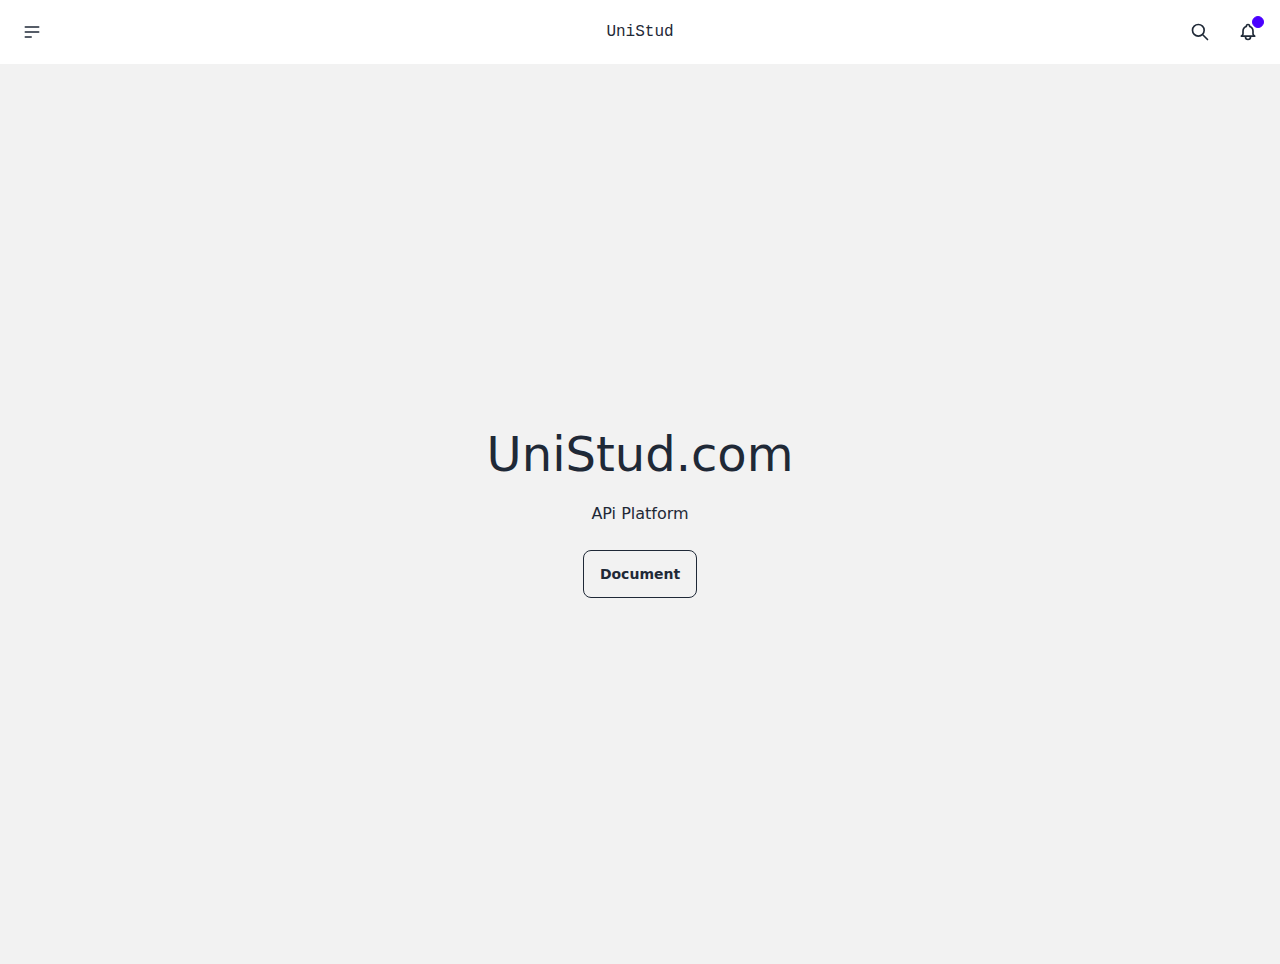
<file: index.html>
<!DOCTYPE html><html lang="en" data-critters-container><head>
  <meta charset="utf-8">
  <title>Unistud</title>
  <base href="/">
  <meta name="viewport" content="width=device-width, initial-scale=1">
  <link rel="icon" type="image/x-icon" href="favicon.ico">
  <link rel="stylesheet" href="https://rsms.me/inter/inter.css">
<style>*,:before,:after{box-sizing:border-box;border-width:0;border-style:solid;border-color:#e5e7eb}:before,:after{--tw-content: ""}html{line-height:1.5;-webkit-text-size-adjust:100%;-moz-tab-size:4;tab-size:4;font-family:ui-sans-serif,system-ui,sans-serif,"Apple Color Emoji","Segoe UI Emoji",Segoe UI Symbol,"Noto Color Emoji";font-feature-settings:normal;font-variation-settings:normal;-webkit-tap-highlight-color:transparent}body{margin:0;line-height:inherit}h1,h2{font-size:inherit;font-weight:inherit}a{color:inherit;text-decoration:inherit}button{font-family:inherit;font-feature-settings:inherit;font-variation-settings:inherit;font-size:100%;font-weight:inherit;line-height:inherit;letter-spacing:inherit;color:inherit;margin:0;padding:0}button{text-transform:none}button{-webkit-appearance:button;background-color:transparent;background-image:none}h1,h2,p{margin:0}ul{list-style:none;margin:0;padding:0}button,[role=button]{cursor:pointer}svg{display:block;vertical-align:middle}:root{background-color:var(--fallback-b1,oklch(var(--b1)/1));color:var(--fallback-bc,oklch(var(--bc)/1))}@supports not (color: oklch(0% 0 0)){:root{color-scheme:light;--fallback-p: #491eff;--fallback-pc: #d4dbff;--fallback-s: #ff41c7;--fallback-sc: #fff9fc;--fallback-a: #00cfbd;--fallback-ac: #00100d;--fallback-n: #2b3440;--fallback-nc: #d7dde4;--fallback-b1: #ffffff;--fallback-b2: #e5e6e6;--fallback-b3: #e5e6e6;--fallback-bc: #1f2937;--fallback-in: #00b3f0;--fallback-inc: #000000;--fallback-su: #00ca92;--fallback-suc: #000000;--fallback-wa: #ffc22d;--fallback-wac: #000000;--fallback-er: #ff6f70;--fallback-erc: #000000}@media (prefers-color-scheme: dark){:root{color-scheme:dark;--fallback-p: #7582ff;--fallback-pc: #050617;--fallback-s: #ff71cf;--fallback-sc: #190211;--fallback-a: #00c7b5;--fallback-ac: #000e0c;--fallback-n: #2a323c;--fallback-nc: #a6adbb;--fallback-b1: #1d232a;--fallback-b2: #191e24;--fallback-b3: #15191e;--fallback-bc: #a6adbb;--fallback-in: #00b3f0;--fallback-inc: #000000;--fallback-su: #00ca92;--fallback-suc: #000000;--fallback-wa: #ffc22d;--fallback-wac: #000000;--fallback-er: #ff6f70;--fallback-erc: #000000}}}html{-webkit-tap-highlight-color:transparent}:root{color-scheme:light;--in: 72.06% .191 231.6;--su: 64.8% .15 160;--wa: 84.71% .199 83.87;--er: 71.76% .221 22.18;--pc: 89.824% .06192 275.75;--ac: 15.352% .0368 183.61;--inc: 0% 0 0;--suc: 0% 0 0;--wac: 0% 0 0;--erc: 0% 0 0;--rounded-box: 1rem;--rounded-btn: .5rem;--rounded-badge: 1.9rem;--animation-btn: .25s;--animation-input: .2s;--btn-focus-scale: .95;--border-btn: 1px;--tab-border: 1px;--tab-radius: .5rem;--p: 49.12% .3096 275.75;--s: 69.71% .329 342.55;--sc: 98.71% .0106 342.55;--a: 76.76% .184 183.61;--n: 32.1785% .02476 255.701624;--nc: 89.4994% .011585 252.096176;--b1: 100% 0 0;--b2: 96.1151% 0 0;--b3: 92.4169% .00108 197.137559;--bc: 27.8078% .029596 256.847952}@media (prefers-color-scheme: dark){:root{color-scheme:dark;--in: 72.06% .191 231.6;--su: 64.8% .15 160;--wa: 84.71% .199 83.87;--er: 71.76% .221 22.18;--pc: 13.138% .0392 275.75;--sc: 14.96% .052 342.55;--ac: 14.902% .0334 183.61;--inc: 0% 0 0;--suc: 0% 0 0;--wac: 0% 0 0;--erc: 0% 0 0;--rounded-box: 1rem;--rounded-btn: .5rem;--rounded-badge: 1.9rem;--animation-btn: .25s;--animation-input: .2s;--btn-focus-scale: .95;--border-btn: 1px;--tab-border: 1px;--tab-radius: .5rem;--p: 65.69% .196 275.75;--s: 74.8% .26 342.55;--a: 74.51% .167 183.61;--n: 31.3815% .021108 254.139175;--nc: 74.6477% .0216 264.435964;--b1: 25.3267% .015896 252.417568;--b2: 23.2607% .013807 253.100675;--b3: 21.1484% .01165 254.087939;--bc: 74.6477% .0216 264.435964}}*,:before,:after{--tw-border-spacing-x: 0;--tw-border-spacing-y: 0;--tw-translate-x: 0;--tw-translate-y: 0;--tw-rotate: 0;--tw-skew-x: 0;--tw-skew-y: 0;--tw-scale-x: 1;--tw-scale-y: 1;--tw-pan-x: ;--tw-pan-y: ;--tw-pinch-zoom: ;--tw-scroll-snap-strictness: proximity;--tw-gradient-from-position: ;--tw-gradient-via-position: ;--tw-gradient-to-position: ;--tw-ordinal: ;--tw-slashed-zero: ;--tw-numeric-figure: ;--tw-numeric-spacing: ;--tw-numeric-fraction: ;--tw-ring-inset: ;--tw-ring-offset-width: 0px;--tw-ring-offset-color: #fff;--tw-ring-color: rgb(59 130 246 / .5);--tw-ring-offset-shadow: 0 0 #0000;--tw-ring-shadow: 0 0 #0000;--tw-shadow: 0 0 #0000;--tw-shadow-colored: 0 0 #0000;--tw-blur: ;--tw-brightness: ;--tw-contrast: ;--tw-grayscale: ;--tw-hue-rotate: ;--tw-invert: ;--tw-saturate: ;--tw-sepia: ;--tw-drop-shadow: ;--tw-backdrop-blur: ;--tw-backdrop-brightness: ;--tw-backdrop-contrast: ;--tw-backdrop-grayscale: ;--tw-backdrop-hue-rotate: ;--tw-backdrop-invert: ;--tw-backdrop-opacity: ;--tw-backdrop-saturate: ;--tw-backdrop-sepia: ;--tw-contain-size: ;--tw-contain-layout: ;--tw-contain-paint: ;--tw-contain-style: }.badge{display:inline-flex;align-items:center;justify-content:center;transition-property:color,background-color,border-color,text-decoration-color,fill,stroke,opacity,box-shadow,transform,filter,backdrop-filter;transition-timing-function:cubic-bezier(.4,0,.2,1);transition-timing-function:cubic-bezier(0,0,.2,1);transition-duration:.2s;height:1.25rem;font-size:.875rem;line-height:1.25rem;width:fit-content;padding-left:.563rem;padding-right:.563rem;border-radius:var(--rounded-badge, 1.9rem);border-width:1px;--tw-border-opacity: 1;border-color:var(--fallback-b2,oklch(var(--b2)/var(--tw-border-opacity)));--tw-bg-opacity: 1;background-color:var(--fallback-b1,oklch(var(--b1)/var(--tw-bg-opacity)));--tw-text-opacity: 1;color:var(--fallback-bc,oklch(var(--bc)/var(--tw-text-opacity)))}@media (hover:hover){.menu li>*:not(ul,.menu-title,details,.btn):active{--tw-bg-opacity: 1;background-color:var(--fallback-n,oklch(var(--n)/var(--tw-bg-opacity)));--tw-text-opacity: 1;color:var(--fallback-nc,oklch(var(--nc)/var(--tw-text-opacity)))}}.btn{display:inline-flex;height:3rem;min-height:3rem;flex-shrink:0;cursor:pointer;-webkit-user-select:none;user-select:none;flex-wrap:wrap;align-items:center;justify-content:center;border-radius:var(--rounded-btn, .5rem);border-color:transparent;border-color:oklch(var(--btn-color, var(--b2)) / var(--tw-border-opacity));padding-left:1rem;padding-right:1rem;text-align:center;font-size:.875rem;line-height:1em;gap:.5rem;font-weight:600;text-decoration-line:none;transition-duration:.2s;transition-timing-function:cubic-bezier(0,0,.2,1);border-width:var(--border-btn, 1px);animation:button-pop var(--animation-btn, .25s) ease-out;transition-property:color,background-color,border-color,opacity,box-shadow,transform;--tw-text-opacity: 1;color:var(--fallback-bc,oklch(var(--bc)/var(--tw-text-opacity)));--tw-shadow: 0 1px 2px 0 rgb(0 0 0 / .05);--tw-shadow-colored: 0 1px 2px 0 var(--tw-shadow-color);box-shadow:var(--tw-ring-offset-shadow, 0 0 #0000),var(--tw-ring-shadow, 0 0 #0000),var(--tw-shadow);outline-color:var(--fallback-bc,oklch(var(--bc)/1));background-color:oklch(var(--btn-color, var(--b2)) / var(--tw-bg-opacity));--tw-bg-opacity: 1;--tw-border-opacity: 1}.btn:disabled{pointer-events:none}.btn-circle{height:3rem;width:3rem;border-radius:9999px;padding:0}.dropdown{position:relative;display:inline-block}.dropdown>*:not(summary):focus{outline:2px solid transparent;outline-offset:2px}.dropdown .dropdown-content{position:absolute}.dropdown:is(:not(details)) .dropdown-content{visibility:hidden;opacity:0;transform-origin:top;--tw-scale-x: .95;--tw-scale-y: .95;transform:translate(var(--tw-translate-x),var(--tw-translate-y)) rotate(var(--tw-rotate)) skew(var(--tw-skew-x)) skewY(var(--tw-skew-y)) scaleX(var(--tw-scale-x)) scaleY(var(--tw-scale-y));transition-property:color,background-color,border-color,text-decoration-color,fill,stroke,opacity,box-shadow,transform,filter,backdrop-filter;transition-timing-function:cubic-bezier(.4,0,.2,1);transition-timing-function:cubic-bezier(0,0,.2,1);transition-duration:.2s}.dropdown:not(.dropdown-hover):focus .dropdown-content,.dropdown:focus-within .dropdown-content{visibility:visible;opacity:1}@media (hover: hover){.btn:hover{--tw-border-opacity: 1;border-color:var(--fallback-b3,oklch(var(--b3)/var(--tw-border-opacity)));--tw-bg-opacity: 1;background-color:var(--fallback-b3,oklch(var(--b3)/var(--tw-bg-opacity)))}@supports (color: color-mix(in oklab,black,black)){.btn:hover{background-color:color-mix(in oklab,oklch(var(--btn-color, var(--b2)) / var(--tw-bg-opacity, 1)) 90%,black);border-color:color-mix(in oklab,oklch(var(--btn-color, var(--b2)) / var(--tw-border-opacity, 1)) 90%,black)}}@supports not (color: oklch(0% 0 0)){.btn:hover{background-color:var(--btn-color, var(--fallback-b2));border-color:var(--btn-color, var(--fallback-b2))}}.btn-ghost:hover{border-color:transparent}@supports (color: oklch(0% 0 0)){.btn-ghost:hover{background-color:var(--fallback-bc,oklch(var(--bc)/.2))}}.btn-outline:hover{--tw-border-opacity: 1;border-color:var(--fallback-bc,oklch(var(--bc)/var(--tw-border-opacity)));--tw-bg-opacity: 1;background-color:var(--fallback-bc,oklch(var(--bc)/var(--tw-bg-opacity)));--tw-text-opacity: 1;color:var(--fallback-b1,oklch(var(--b1)/var(--tw-text-opacity)))}.btn:disabled:hover{--tw-border-opacity: 0;background-color:var(--fallback-n,oklch(var(--n)/var(--tw-bg-opacity)));--tw-bg-opacity: .2;color:var(--fallback-bc,oklch(var(--bc)/var(--tw-text-opacity)));--tw-text-opacity: .2}:where(.menu li:not(.menu-title,.disabled)>*:not(ul,details,.menu-title)):not(.active,.btn):hover{cursor:pointer;outline:2px solid transparent;outline-offset:2px}@supports (color: oklch(0% 0 0)){:where(.menu li:not(.menu-title,.disabled)>*:not(ul,details,.menu-title)):not(.active,.btn):hover{background-color:var(--fallback-bc,oklch(var(--bc)/.1))}}}.hero{display:grid;width:100%;place-items:center;background-size:cover;background-position:center}.hero>*{grid-column-start:1;grid-row-start:1}.hero-content{z-index:0;display:flex;align-items:center;justify-content:center;max-width:80rem;gap:1rem;padding:1rem}.indicator{position:relative;display:inline-flex;width:max-content}.indicator :where(.indicator-item){z-index:1;position:absolute;transform:translate(var(--tw-translate-x),var(--tw-translate-y)) rotate(var(--tw-rotate)) skew(var(--tw-skew-x)) skewY(var(--tw-skew-y)) scaleX(var(--tw-scale-x)) scaleY(var(--tw-scale-y));white-space:nowrap}.menu{display:flex;flex-direction:column;flex-wrap:wrap;font-size:.875rem;line-height:1.25rem;padding:.5rem}.menu :where(li:not(.menu-title)>*:not(ul,details,.menu-title,.btn)){display:grid;grid-auto-flow:column;align-content:flex-start;align-items:center;gap:.5rem;grid-auto-columns:minmax(auto,max-content) auto max-content;-webkit-user-select:none;user-select:none}:where(.menu li){position:relative;display:flex;flex-shrink:0;flex-direction:column;flex-wrap:wrap;align-items:stretch}.navbar{display:flex;align-items:center;padding:var(--navbar-padding, .5rem);min-height:4rem;width:100%}:where(.navbar>*:not(script,style)){display:inline-flex;align-items:center}.navbar-start{width:50%;justify-content:flex-start}.navbar-center{flex-shrink:0}.navbar-end{width:50%;justify-content:flex-end}.badge-primary{--tw-border-opacity: 1;border-color:var(--fallback-p,oklch(var(--p)/var(--tw-border-opacity)));--tw-bg-opacity: 1;background-color:var(--fallback-p,oklch(var(--p)/var(--tw-bg-opacity)));--tw-text-opacity: 1;color:var(--fallback-pc,oklch(var(--pc)/var(--tw-text-opacity)))}.btn:active:hover,.btn:active:focus{animation:button-pop 0s ease-out;transform:scale(var(--btn-focus-scale, .97))}@supports not (color: oklch(0% 0 0)){.btn{background-color:var(--btn-color, var(--fallback-b2));border-color:var(--btn-color, var(--fallback-b2))}}.btn:focus-visible{outline-style:solid;outline-width:2px;outline-offset:2px}.btn-ghost{border-width:1px;border-color:transparent;background-color:transparent;color:currentColor;--tw-shadow: 0 0 #0000;--tw-shadow-colored: 0 0 #0000;box-shadow:var(--tw-ring-offset-shadow, 0 0 #0000),var(--tw-ring-shadow, 0 0 #0000),var(--tw-shadow);outline-color:currentColor}.btn-outline{border-color:currentColor;background-color:transparent;--tw-text-opacity: 1;color:var(--fallback-bc,oklch(var(--bc)/var(--tw-text-opacity)));--tw-shadow: 0 0 #0000;--tw-shadow-colored: 0 0 #0000;box-shadow:var(--tw-ring-offset-shadow, 0 0 #0000),var(--tw-ring-shadow, 0 0 #0000),var(--tw-shadow)}.btn:disabled{--tw-border-opacity: 0;background-color:var(--fallback-n,oklch(var(--n)/var(--tw-bg-opacity)));--tw-bg-opacity: .2;color:var(--fallback-bc,oklch(var(--bc)/var(--tw-text-opacity)));--tw-text-opacity: .2}@keyframes button-pop{0%{transform:scale(var(--btn-focus-scale, .98))}40%{transform:scale(1.02)}to{transform:scale(1)}}.dropdown:focus .dropdown-content,.dropdown:focus-within .dropdown-content{--tw-scale-x: 1;--tw-scale-y: 1;transform:translate(var(--tw-translate-x),var(--tw-translate-y)) rotate(var(--tw-rotate)) skew(var(--tw-skew-x)) skewY(var(--tw-skew-y)) scaleX(var(--tw-scale-x)) scaleY(var(--tw-scale-y))}:where(.menu li:empty){--tw-bg-opacity: 1;background-color:var(--fallback-bc,oklch(var(--bc)/var(--tw-bg-opacity)));opacity:.1;margin:.5rem 1rem;height:1px}.menu :where(li:not(.menu-title)>*:not(ul,details,.menu-title,.btn)){border-radius:var(--rounded-btn, .5rem);padding:.5rem 1rem;text-align:start;transition-property:color,background-color,border-color,text-decoration-color,fill,stroke,opacity,box-shadow,transform,filter,backdrop-filter;transition-timing-function:cubic-bezier(.4,0,.2,1);transition-timing-function:cubic-bezier(0,0,.2,1);transition-duration:.2s;text-wrap:balance}:where(.menu li:not(.menu-title,.disabled)>*:not(ul,details,.menu-title)):not(summary,.active,.btn):focus{cursor:pointer;background-color:var(--fallback-bc,oklch(var(--bc)/.1));--tw-text-opacity: 1;color:var(--fallback-bc,oklch(var(--bc)/var(--tw-text-opacity)));outline:2px solid transparent;outline-offset:2px}.menu li>*:not(ul,.menu-title,details,.btn):active{--tw-bg-opacity: 1;background-color:var(--fallback-n,oklch(var(--n)/var(--tw-bg-opacity)));--tw-text-opacity: 1;color:var(--fallback-nc,oklch(var(--nc)/var(--tw-text-opacity)))}.badge-xs{height:.75rem;font-size:.75rem;line-height:.75rem;padding-left:.313rem;padding-right:.313rem}.indicator :where(.indicator-item){bottom:auto;inset-inline-end:0px;inset-inline-start:auto;top:0;--tw-translate-y: -50%;--tw-translate-x: 50%;transform:translate(var(--tw-translate-x),var(--tw-translate-y)) rotate(var(--tw-rotate)) skew(var(--tw-skew-x)) skewY(var(--tw-skew-y)) scaleX(var(--tw-scale-x)) scaleY(var(--tw-scale-y))}.menu-sm :where(li:not(.menu-title)>*:not(ul,details,.menu-title)){border-radius:var(--rounded-btn, .5rem);padding:.25rem .75rem;font-size:.875rem;line-height:1.25rem}.z-\[1\]{z-index:1}.mt-3{margin-top:.75rem}.h-5{height:1.25rem}.min-h-screen{min-height:100vh}.w-5{width:1.25rem}.w-52{width:13rem}.max-w-md{max-width:28rem}.rounded-box{border-radius:var(--rounded-box, 1rem)}.bg-base-100{--tw-bg-opacity: 1;background-color:var(--fallback-b1,oklch(var(--b1)/var(--tw-bg-opacity)))}.bg-base-200{--tw-bg-opacity: 1;background-color:var(--fallback-b2,oklch(var(--b2)/var(--tw-bg-opacity)))}.p-2{padding:.5rem}.py-6{padding-top:1.5rem;padding-bottom:1.5rem}.text-center{text-align:center}.font-mono{font-family:ui-monospace,SFMono-Regular,Menlo,Monaco,Consolas,Liberation Mono,Courier New,monospace}.text-5xl{font-size:3rem;line-height:1}.shadow{--tw-shadow: 0 1px 3px 0 rgb(0 0 0 / .1), 0 1px 2px -1px rgb(0 0 0 / .1);--tw-shadow-colored: 0 1px 3px 0 var(--tw-shadow-color), 0 1px 2px -1px var(--tw-shadow-color);box-shadow:var(--tw-ring-offset-shadow, 0 0 #0000),var(--tw-ring-shadow, 0 0 #0000),var(--tw-shadow)}
</style><link rel="stylesheet" href="styles-XXXFZ66N.css" media="print" onload="this.media='all'"><noscript><link rel="stylesheet" href="styles-XXXFZ66N.css"></noscript><style ng-app-id="ng">h2[_ngcontent-ng-c253615321]{font-size:100px}</style></head>
<body><!--nghm-->
  <app-root _nghost-ng-c2929946746 ng-version="17.3.4" ngh="1" ng-server-context="ssg"><div _ngcontent-ng-c2929946746 class="navbar bg-base-100"><div _ngcontent-ng-c2929946746 class="navbar-start"><div _ngcontent-ng-c2929946746 class="dropdown"><div _ngcontent-ng-c2929946746 tabindex="0" role="button" class="btn btn-ghost btn-circle"><svg _ngcontent-ng-c2929946746="" xmlns="http://www.w3.org/2000/svg" fill="none" viewBox="0 0 24 24" stroke="currentColor" class="h-5 w-5"><path _ngcontent-ng-c2929946746="" stroke-linecap="round" stroke-linejoin="round" stroke-width="2" d="M4 6h16M4 12h16M4 18h7"/></svg></div><ul _ngcontent-ng-c2929946746 tabindex="0" class="menu menu-sm dropdown-content mt-3 z-[1] p-2 shadow bg-base-100 rounded-box w-52"><li _ngcontent-ng-c2929946746><a _ngcontent-ng-c2929946746>Homepage</a></li><li _ngcontent-ng-c2929946746><a _ngcontent-ng-c2929946746>Portfolio</a></li><li _ngcontent-ng-c2929946746><a _ngcontent-ng-c2929946746>About</a></li></ul></div></div><div _ngcontent-ng-c2929946746 class="navbar-center"><h2 _ngcontent-ng-c2929946746 class="font-mono">UniStud</h2></div><div _ngcontent-ng-c2929946746 class="navbar-end"><button _ngcontent-ng-c2929946746 class="btn btn-ghost btn-circle"><svg _ngcontent-ng-c2929946746="" xmlns="http://www.w3.org/2000/svg" fill="none" viewBox="0 0 24 24" stroke="currentColor" class="h-5 w-5"><path _ngcontent-ng-c2929946746="" stroke-linecap="round" stroke-linejoin="round" stroke-width="2" d="M21 21l-6-6m2-5a7 7 0 11-14 0 7 7 0 0114 0z"/></svg></button><button _ngcontent-ng-c2929946746 class="btn btn-ghost btn-circle"><div _ngcontent-ng-c2929946746 class="indicator"><svg _ngcontent-ng-c2929946746="" xmlns="http://www.w3.org/2000/svg" fill="none" viewBox="0 0 24 24" stroke="currentColor" class="h-5 w-5"><path _ngcontent-ng-c2929946746="" stroke-linecap="round" stroke-linejoin="round" stroke-width="2" d="M15 17h5l-1.405-1.405A2.032 2.032 0 0118 14.158V11a6.002 6.002 0 00-4-5.659V5a2 2 0 10-4 0v.341C7.67 6.165 6 8.388 6 11v3.159c0 .538-.214 1.055-.595 1.436L4 17h5m6 0v1a3 3 0 11-6 0v-1m6 0H9"/></svg><span _ngcontent-ng-c2929946746 class="badge badge-xs badge-primary indicator-item"></span></div></button></div></div><router-outlet _ngcontent-ng-c2929946746></router-outlet><app-firstpage _nghost-ng-c253615321 ngh="0"><div _ngcontent-ng-c253615321 class="hero min-h-screen bg-base-200"><div _ngcontent-ng-c253615321 class="hero-content text-center"><div _ngcontent-ng-c253615321 class="max-w-md"><h1 _ngcontent-ng-c253615321 class="text-5xl front-mono">UniStud.com</h1><p _ngcontent-ng-c253615321 class="py-6">APi Platform</p><button _ngcontent-ng-c253615321 routerlink="doc" class="btn btn-outline" tabindex="0"> Document</button></div></div></div></app-firstpage><!----></app-root>
<script src="polyfills-RT5I6R6G.js" type="module"></script><script src="main-S4YTTZZD.js" type="module"></script>

<script id="ng-state" type="application/json">{"__nghData__":[{},{"c":{"28":[{"i":"c253615321","r":1}]}}]}</script></body></html>
</file>
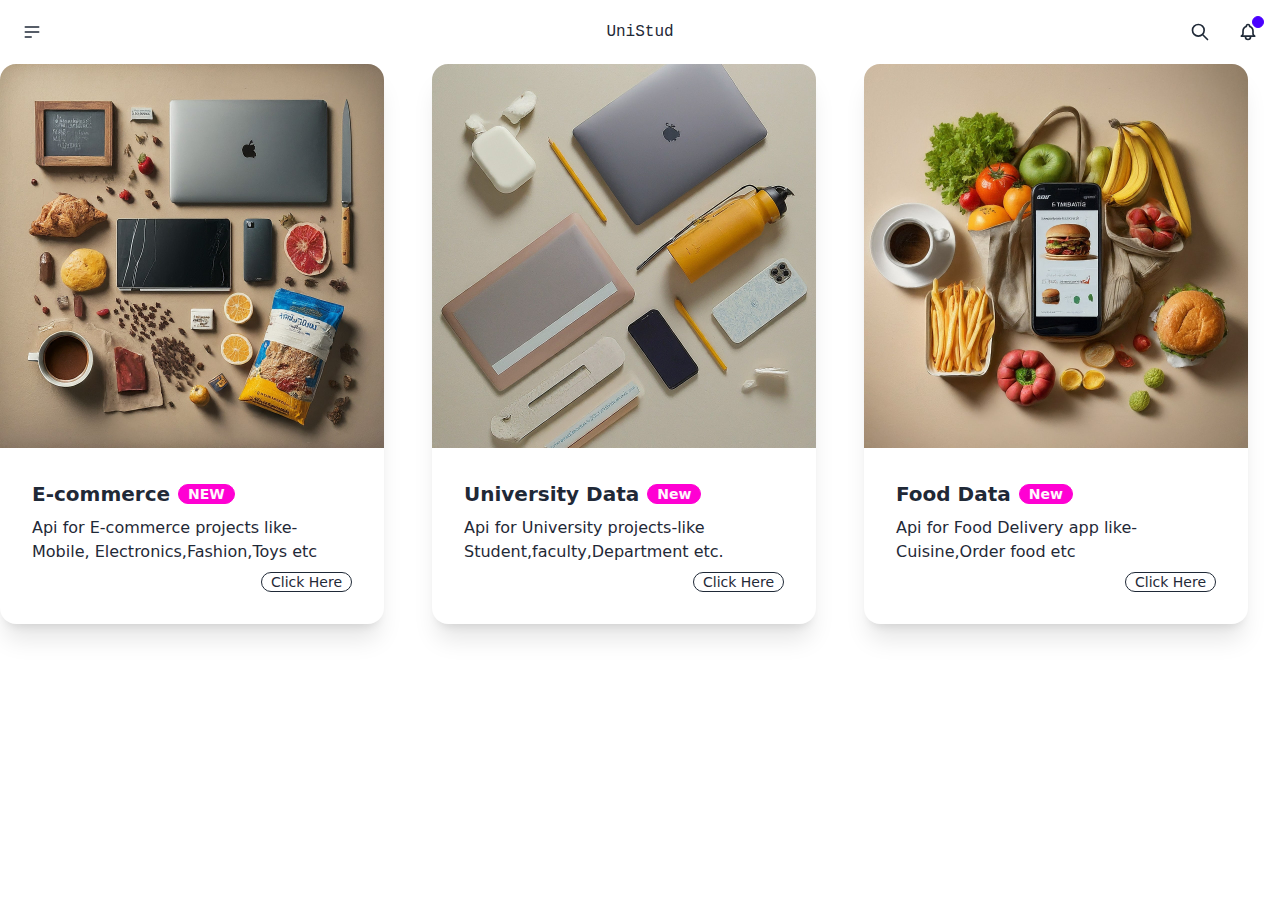
<file: doc/index.html>
<!DOCTYPE html><html lang="en" data-critters-container><head>
  <meta charset="utf-8">
  <title>Unistud</title>
  <base href="/">
  <meta name="viewport" content="width=device-width, initial-scale=1">
  <link rel="icon" type="image/x-icon" href="favicon.ico">
  <link rel="stylesheet" href="https://rsms.me/inter/inter.css">
<style>*,:before,:after{box-sizing:border-box;border-width:0;border-style:solid;border-color:#e5e7eb}:before,:after{--tw-content: ""}html{line-height:1.5;-webkit-text-size-adjust:100%;-moz-tab-size:4;tab-size:4;font-family:ui-sans-serif,system-ui,sans-serif,"Apple Color Emoji","Segoe UI Emoji",Segoe UI Symbol,"Noto Color Emoji";font-feature-settings:normal;font-variation-settings:normal;-webkit-tap-highlight-color:transparent}body{margin:0;line-height:inherit}h2{font-size:inherit;font-weight:inherit}a{color:inherit;text-decoration:inherit}button{font-family:inherit;font-feature-settings:inherit;font-variation-settings:inherit;font-size:100%;font-weight:inherit;line-height:inherit;letter-spacing:inherit;color:inherit;margin:0;padding:0}button{text-transform:none}button{-webkit-appearance:button;background-color:transparent;background-image:none}h2,figure,p{margin:0}ul{list-style:none;margin:0;padding:0}button,[role=button]{cursor:pointer}img,svg{display:block;vertical-align:middle}img{max-width:100%;height:auto}:root{background-color:var(--fallback-b1,oklch(var(--b1)/1));color:var(--fallback-bc,oklch(var(--bc)/1))}@supports not (color: oklch(0% 0 0)){:root{color-scheme:light;--fallback-p: #491eff;--fallback-pc: #d4dbff;--fallback-s: #ff41c7;--fallback-sc: #fff9fc;--fallback-a: #00cfbd;--fallback-ac: #00100d;--fallback-n: #2b3440;--fallback-nc: #d7dde4;--fallback-b1: #ffffff;--fallback-b2: #e5e6e6;--fallback-b3: #e5e6e6;--fallback-bc: #1f2937;--fallback-in: #00b3f0;--fallback-inc: #000000;--fallback-su: #00ca92;--fallback-suc: #000000;--fallback-wa: #ffc22d;--fallback-wac: #000000;--fallback-er: #ff6f70;--fallback-erc: #000000}@media (prefers-color-scheme: dark){:root{color-scheme:dark;--fallback-p: #7582ff;--fallback-pc: #050617;--fallback-s: #ff71cf;--fallback-sc: #190211;--fallback-a: #00c7b5;--fallback-ac: #000e0c;--fallback-n: #2a323c;--fallback-nc: #a6adbb;--fallback-b1: #1d232a;--fallback-b2: #191e24;--fallback-b3: #15191e;--fallback-bc: #a6adbb;--fallback-in: #00b3f0;--fallback-inc: #000000;--fallback-su: #00ca92;--fallback-suc: #000000;--fallback-wa: #ffc22d;--fallback-wac: #000000;--fallback-er: #ff6f70;--fallback-erc: #000000}}}html{-webkit-tap-highlight-color:transparent}:root{color-scheme:light;--in: 72.06% .191 231.6;--su: 64.8% .15 160;--wa: 84.71% .199 83.87;--er: 71.76% .221 22.18;--pc: 89.824% .06192 275.75;--ac: 15.352% .0368 183.61;--inc: 0% 0 0;--suc: 0% 0 0;--wac: 0% 0 0;--erc: 0% 0 0;--rounded-box: 1rem;--rounded-btn: .5rem;--rounded-badge: 1.9rem;--animation-btn: .25s;--animation-input: .2s;--btn-focus-scale: .95;--border-btn: 1px;--tab-border: 1px;--tab-radius: .5rem;--p: 49.12% .3096 275.75;--s: 69.71% .329 342.55;--sc: 98.71% .0106 342.55;--a: 76.76% .184 183.61;--n: 32.1785% .02476 255.701624;--nc: 89.4994% .011585 252.096176;--b1: 100% 0 0;--b2: 96.1151% 0 0;--b3: 92.4169% .00108 197.137559;--bc: 27.8078% .029596 256.847952}@media (prefers-color-scheme: dark){:root{color-scheme:dark;--in: 72.06% .191 231.6;--su: 64.8% .15 160;--wa: 84.71% .199 83.87;--er: 71.76% .221 22.18;--pc: 13.138% .0392 275.75;--sc: 14.96% .052 342.55;--ac: 14.902% .0334 183.61;--inc: 0% 0 0;--suc: 0% 0 0;--wac: 0% 0 0;--erc: 0% 0 0;--rounded-box: 1rem;--rounded-btn: .5rem;--rounded-badge: 1.9rem;--animation-btn: .25s;--animation-input: .2s;--btn-focus-scale: .95;--border-btn: 1px;--tab-border: 1px;--tab-radius: .5rem;--p: 65.69% .196 275.75;--s: 74.8% .26 342.55;--a: 74.51% .167 183.61;--n: 31.3815% .021108 254.139175;--nc: 74.6477% .0216 264.435964;--b1: 25.3267% .015896 252.417568;--b2: 23.2607% .013807 253.100675;--b3: 21.1484% .01165 254.087939;--bc: 74.6477% .0216 264.435964}}*,:before,:after{--tw-border-spacing-x: 0;--tw-border-spacing-y: 0;--tw-translate-x: 0;--tw-translate-y: 0;--tw-rotate: 0;--tw-skew-x: 0;--tw-skew-y: 0;--tw-scale-x: 1;--tw-scale-y: 1;--tw-pan-x: ;--tw-pan-y: ;--tw-pinch-zoom: ;--tw-scroll-snap-strictness: proximity;--tw-gradient-from-position: ;--tw-gradient-via-position: ;--tw-gradient-to-position: ;--tw-ordinal: ;--tw-slashed-zero: ;--tw-numeric-figure: ;--tw-numeric-spacing: ;--tw-numeric-fraction: ;--tw-ring-inset: ;--tw-ring-offset-width: 0px;--tw-ring-offset-color: #fff;--tw-ring-color: rgb(59 130 246 / .5);--tw-ring-offset-shadow: 0 0 #0000;--tw-ring-shadow: 0 0 #0000;--tw-shadow: 0 0 #0000;--tw-shadow-colored: 0 0 #0000;--tw-blur: ;--tw-brightness: ;--tw-contrast: ;--tw-grayscale: ;--tw-hue-rotate: ;--tw-invert: ;--tw-saturate: ;--tw-sepia: ;--tw-drop-shadow: ;--tw-backdrop-blur: ;--tw-backdrop-brightness: ;--tw-backdrop-contrast: ;--tw-backdrop-grayscale: ;--tw-backdrop-hue-rotate: ;--tw-backdrop-invert: ;--tw-backdrop-opacity: ;--tw-backdrop-saturate: ;--tw-backdrop-sepia: ;--tw-contain-size: ;--tw-contain-layout: ;--tw-contain-paint: ;--tw-contain-style: }.container{width:100%}@media (min-width: 640px){.container{max-width:640px}}@media (min-width: 768px){.container{max-width:768px}}@media (min-width: 1024px){.container{max-width:1024px}}@media (min-width: 1280px){.container{max-width:1280px}}@media (min-width: 1536px){.container{max-width:1536px}}.badge{display:inline-flex;align-items:center;justify-content:center;transition-property:color,background-color,border-color,text-decoration-color,fill,stroke,opacity,box-shadow,transform,filter,backdrop-filter;transition-timing-function:cubic-bezier(.4,0,.2,1);transition-timing-function:cubic-bezier(0,0,.2,1);transition-duration:.2s;height:1.25rem;font-size:.875rem;line-height:1.25rem;width:fit-content;padding-left:.563rem;padding-right:.563rem;border-radius:var(--rounded-badge, 1.9rem);border-width:1px;--tw-border-opacity: 1;border-color:var(--fallback-b2,oklch(var(--b2)/var(--tw-border-opacity)));--tw-bg-opacity: 1;background-color:var(--fallback-b1,oklch(var(--b1)/var(--tw-bg-opacity)));--tw-text-opacity: 1;color:var(--fallback-bc,oklch(var(--bc)/var(--tw-text-opacity)))}@media (hover:hover){.menu li>*:not(ul,.menu-title,details,.btn):active{--tw-bg-opacity: 1;background-color:var(--fallback-n,oklch(var(--n)/var(--tw-bg-opacity)));--tw-text-opacity: 1;color:var(--fallback-nc,oklch(var(--nc)/var(--tw-text-opacity)))}}.btn{display:inline-flex;height:3rem;min-height:3rem;flex-shrink:0;cursor:pointer;-webkit-user-select:none;user-select:none;flex-wrap:wrap;align-items:center;justify-content:center;border-radius:var(--rounded-btn, .5rem);border-color:transparent;border-color:oklch(var(--btn-color, var(--b2)) / var(--tw-border-opacity));padding-left:1rem;padding-right:1rem;text-align:center;font-size:.875rem;line-height:1em;gap:.5rem;font-weight:600;text-decoration-line:none;transition-duration:.2s;transition-timing-function:cubic-bezier(0,0,.2,1);border-width:var(--border-btn, 1px);animation:button-pop var(--animation-btn, .25s) ease-out;transition-property:color,background-color,border-color,opacity,box-shadow,transform;--tw-text-opacity: 1;color:var(--fallback-bc,oklch(var(--bc)/var(--tw-text-opacity)));--tw-shadow: 0 1px 2px 0 rgb(0 0 0 / .05);--tw-shadow-colored: 0 1px 2px 0 var(--tw-shadow-color);box-shadow:var(--tw-ring-offset-shadow, 0 0 #0000),var(--tw-ring-shadow, 0 0 #0000),var(--tw-shadow);outline-color:var(--fallback-bc,oklch(var(--bc)/1));background-color:oklch(var(--btn-color, var(--b2)) / var(--tw-bg-opacity));--tw-bg-opacity: 1;--tw-border-opacity: 1}.btn:disabled{pointer-events:none}.btn-circle{height:3rem;width:3rem;border-radius:9999px;padding:0}.card{position:relative;display:flex;flex-direction:column;border-radius:var(--rounded-box, 1rem)}.card:focus{outline:2px solid transparent;outline-offset:2px}.card-body{display:flex;flex:1 1 auto;flex-direction:column;padding:var(--padding-card, 2rem);gap:.5rem}.card-body :where(p){flex-grow:1}.card-actions{display:flex;flex-wrap:wrap;align-items:flex-start;gap:.5rem}.card figure{display:flex;align-items:center;justify-content:center}.dropdown{position:relative;display:inline-block}.dropdown>*:not(summary):focus{outline:2px solid transparent;outline-offset:2px}.dropdown .dropdown-content{position:absolute}.dropdown:is(:not(details)) .dropdown-content{visibility:hidden;opacity:0;transform-origin:top;--tw-scale-x: .95;--tw-scale-y: .95;transform:translate(var(--tw-translate-x),var(--tw-translate-y)) rotate(var(--tw-rotate)) skew(var(--tw-skew-x)) skewY(var(--tw-skew-y)) scaleX(var(--tw-scale-x)) scaleY(var(--tw-scale-y));transition-property:color,background-color,border-color,text-decoration-color,fill,stroke,opacity,box-shadow,transform,filter,backdrop-filter;transition-timing-function:cubic-bezier(.4,0,.2,1);transition-timing-function:cubic-bezier(0,0,.2,1);transition-duration:.2s}.dropdown:not(.dropdown-hover):focus .dropdown-content,.dropdown:focus-within .dropdown-content{visibility:visible;opacity:1}@media (hover: hover){.btn:hover{--tw-border-opacity: 1;border-color:var(--fallback-b3,oklch(var(--b3)/var(--tw-border-opacity)));--tw-bg-opacity: 1;background-color:var(--fallback-b3,oklch(var(--b3)/var(--tw-bg-opacity)))}@supports (color: color-mix(in oklab,black,black)){.btn:hover{background-color:color-mix(in oklab,oklch(var(--btn-color, var(--b2)) / var(--tw-bg-opacity, 1)) 90%,black);border-color:color-mix(in oklab,oklch(var(--btn-color, var(--b2)) / var(--tw-border-opacity, 1)) 90%,black)}}@supports not (color: oklch(0% 0 0)){.btn:hover{background-color:var(--btn-color, var(--fallback-b2));border-color:var(--btn-color, var(--fallback-b2))}}.btn-ghost:hover{border-color:transparent}@supports (color: oklch(0% 0 0)){.btn-ghost:hover{background-color:var(--fallback-bc,oklch(var(--bc)/.2))}}.btn:disabled:hover{--tw-border-opacity: 0;background-color:var(--fallback-n,oklch(var(--n)/var(--tw-bg-opacity)));--tw-bg-opacity: .2;color:var(--fallback-bc,oklch(var(--bc)/var(--tw-text-opacity)));--tw-text-opacity: .2}:where(.menu li:not(.menu-title,.disabled)>*:not(ul,details,.menu-title)):not(.active,.btn):hover{cursor:pointer;outline:2px solid transparent;outline-offset:2px}@supports (color: oklch(0% 0 0)){:where(.menu li:not(.menu-title,.disabled)>*:not(ul,details,.menu-title)):not(.active,.btn):hover{background-color:var(--fallback-bc,oklch(var(--bc)/.1))}}}.indicator{position:relative;display:inline-flex;width:max-content}.indicator :where(.indicator-item){z-index:1;position:absolute;transform:translate(var(--tw-translate-x),var(--tw-translate-y)) rotate(var(--tw-rotate)) skew(var(--tw-skew-x)) skewY(var(--tw-skew-y)) scaleX(var(--tw-scale-x)) scaleY(var(--tw-scale-y));white-space:nowrap}.menu{display:flex;flex-direction:column;flex-wrap:wrap;font-size:.875rem;line-height:1.25rem;padding:.5rem}.menu :where(li:not(.menu-title)>*:not(ul,details,.menu-title,.btn)){display:grid;grid-auto-flow:column;align-content:flex-start;align-items:center;gap:.5rem;grid-auto-columns:minmax(auto,max-content) auto max-content;-webkit-user-select:none;user-select:none}:where(.menu li){position:relative;display:flex;flex-shrink:0;flex-direction:column;flex-wrap:wrap;align-items:stretch}.navbar{display:flex;align-items:center;padding:var(--navbar-padding, .5rem);min-height:4rem;width:100%}:where(.navbar>*:not(script,style)){display:inline-flex;align-items:center}.navbar-start{width:50%;justify-content:flex-start}.navbar-center{flex-shrink:0}.navbar-end{width:50%;justify-content:flex-end}.badge-primary{--tw-border-opacity: 1;border-color:var(--fallback-p,oklch(var(--p)/var(--tw-border-opacity)));--tw-bg-opacity: 1;background-color:var(--fallback-p,oklch(var(--p)/var(--tw-bg-opacity)));--tw-text-opacity: 1;color:var(--fallback-pc,oklch(var(--pc)/var(--tw-text-opacity)))}.badge-secondary{--tw-border-opacity: 1;border-color:var(--fallback-s,oklch(var(--s)/var(--tw-border-opacity)));--tw-bg-opacity: 1;background-color:var(--fallback-s,oklch(var(--s)/var(--tw-bg-opacity)));--tw-text-opacity: 1;color:var(--fallback-sc,oklch(var(--sc)/var(--tw-text-opacity)))}.badge-outline{border-color:currentColor;--tw-border-opacity: .5;background-color:transparent;color:currentColor}.btn:active:hover,.btn:active:focus{animation:button-pop 0s ease-out;transform:scale(var(--btn-focus-scale, .97))}@supports not (color: oklch(0% 0 0)){.btn{background-color:var(--btn-color, var(--fallback-b2));border-color:var(--btn-color, var(--fallback-b2))}}.btn:focus-visible{outline-style:solid;outline-width:2px;outline-offset:2px}.btn-ghost{border-width:1px;border-color:transparent;background-color:transparent;color:currentColor;--tw-shadow: 0 0 #0000;--tw-shadow-colored: 0 0 #0000;box-shadow:var(--tw-ring-offset-shadow, 0 0 #0000),var(--tw-ring-shadow, 0 0 #0000),var(--tw-shadow);outline-color:currentColor}.btn:disabled{--tw-border-opacity: 0;background-color:var(--fallback-n,oklch(var(--n)/var(--tw-bg-opacity)));--tw-bg-opacity: .2;color:var(--fallback-bc,oklch(var(--bc)/var(--tw-text-opacity)));--tw-text-opacity: .2}@keyframes button-pop{0%{transform:scale(var(--btn-focus-scale, .98))}40%{transform:scale(1.02)}to{transform:scale(1)}}.card :where(figure:first-child){overflow:hidden;border-start-start-radius:inherit;border-start-end-radius:inherit;border-end-start-radius:unset;border-end-end-radius:unset}.card :where(figure:last-child){overflow:hidden;border-start-start-radius:unset;border-start-end-radius:unset;border-end-start-radius:inherit;border-end-end-radius:inherit}.card:focus-visible{outline:2px solid currentColor;outline-offset:2px}.card-title{display:flex;align-items:center;gap:.5rem;font-size:1.25rem;line-height:1.75rem;font-weight:600}.dropdown:focus .dropdown-content,.dropdown:focus-within .dropdown-content{--tw-scale-x: 1;--tw-scale-y: 1;transform:translate(var(--tw-translate-x),var(--tw-translate-y)) rotate(var(--tw-rotate)) skew(var(--tw-skew-x)) skewY(var(--tw-skew-y)) scaleX(var(--tw-scale-x)) scaleY(var(--tw-scale-y))}:where(.menu li:empty){--tw-bg-opacity: 1;background-color:var(--fallback-bc,oklch(var(--bc)/var(--tw-bg-opacity)));opacity:.1;margin:.5rem 1rem;height:1px}.menu :where(li:not(.menu-title)>*:not(ul,details,.menu-title,.btn)){border-radius:var(--rounded-btn, .5rem);padding:.5rem 1rem;text-align:start;transition-property:color,background-color,border-color,text-decoration-color,fill,stroke,opacity,box-shadow,transform,filter,backdrop-filter;transition-timing-function:cubic-bezier(.4,0,.2,1);transition-timing-function:cubic-bezier(0,0,.2,1);transition-duration:.2s;text-wrap:balance}:where(.menu li:not(.menu-title,.disabled)>*:not(ul,details,.menu-title)):not(summary,.active,.btn):focus{cursor:pointer;background-color:var(--fallback-bc,oklch(var(--bc)/.1));--tw-text-opacity: 1;color:var(--fallback-bc,oklch(var(--bc)/var(--tw-text-opacity)));outline:2px solid transparent;outline-offset:2px}.menu li>*:not(ul,.menu-title,details,.btn):active{--tw-bg-opacity: 1;background-color:var(--fallback-n,oklch(var(--n)/var(--tw-bg-opacity)));--tw-text-opacity: 1;color:var(--fallback-nc,oklch(var(--nc)/var(--tw-text-opacity)))}.badge-xs{height:.75rem;font-size:.75rem;line-height:.75rem;padding-left:.313rem;padding-right:.313rem}.indicator :where(.indicator-item){bottom:auto;inset-inline-end:0px;inset-inline-start:auto;top:0;--tw-translate-y: -50%;--tw-translate-x: 50%;transform:translate(var(--tw-translate-x),var(--tw-translate-y)) rotate(var(--tw-rotate)) skew(var(--tw-skew-x)) skewY(var(--tw-skew-y)) scaleX(var(--tw-scale-x)) scaleY(var(--tw-scale-y))}.menu-sm :where(li:not(.menu-title)>*:not(ul,details,.menu-title)){border-radius:var(--rounded-btn, .5rem);padding:.25rem .75rem;font-size:.875rem;line-height:1.25rem}.z-\[1\]{z-index:1}.mt-3{margin-top:.75rem}.grid{display:grid}.h-5{height:1.25rem}.w-5{width:1.25rem}.w-52{width:13rem}.w-96{width:24rem}.grid-cols-1{grid-template-columns:repeat(1,minmax(0,1fr))}.justify-end{justify-content:flex-end}.gap-4{gap:1rem}.rounded-box{border-radius:var(--rounded-box, 1rem)}.bg-base-100{--tw-bg-opacity: 1;background-color:var(--fallback-b1,oklch(var(--b1)/var(--tw-bg-opacity)))}.p-2{padding:.5rem}.font-mono{font-family:ui-monospace,SFMono-Regular,Menlo,Monaco,Consolas,Liberation Mono,Courier New,monospace}.shadow{--tw-shadow: 0 1px 3px 0 rgb(0 0 0 / .1), 0 1px 2px -1px rgb(0 0 0 / .1);--tw-shadow-colored: 0 1px 3px 0 var(--tw-shadow-color), 0 1px 2px -1px var(--tw-shadow-color);box-shadow:var(--tw-ring-offset-shadow, 0 0 #0000),var(--tw-ring-shadow, 0 0 #0000),var(--tw-shadow)}.shadow-xl{--tw-shadow: 0 20px 25px -5px rgb(0 0 0 / .1), 0 8px 10px -6px rgb(0 0 0 / .1);--tw-shadow-colored: 0 20px 25px -5px var(--tw-shadow-color), 0 8px 10px -6px var(--tw-shadow-color);box-shadow:var(--tw-ring-offset-shadow, 0 0 #0000),var(--tw-ring-shadow, 0 0 #0000),var(--tw-shadow)}@media (min-width: 768px){.md\:grid-cols-2{grid-template-columns:repeat(2,minmax(0,1fr))}}@media (min-width: 1024px){.lg\:grid-cols-3{grid-template-columns:repeat(3,minmax(0,1fr))}}
</style><link rel="stylesheet" href="styles-XXXFZ66N.css" media="print" onload="this.media='all'"><noscript><link rel="stylesheet" href="styles-XXXFZ66N.css"></noscript><style ng-app-id="ng">.container[_ngcontent-ng-c3976752858]{margin:auto}</style></head>
<body><!--nghm-->
  <app-root _nghost-ng-c2929946746 ng-version="17.3.4" ngh="1" ng-server-context="ssg"><div _ngcontent-ng-c2929946746 class="navbar bg-base-100"><div _ngcontent-ng-c2929946746 class="navbar-start"><div _ngcontent-ng-c2929946746 class="dropdown"><div _ngcontent-ng-c2929946746 tabindex="0" role="button" class="btn btn-ghost btn-circle"><svg _ngcontent-ng-c2929946746="" xmlns="http://www.w3.org/2000/svg" fill="none" viewBox="0 0 24 24" stroke="currentColor" class="h-5 w-5"><path _ngcontent-ng-c2929946746="" stroke-linecap="round" stroke-linejoin="round" stroke-width="2" d="M4 6h16M4 12h16M4 18h7"/></svg></div><ul _ngcontent-ng-c2929946746 tabindex="0" class="menu menu-sm dropdown-content mt-3 z-[1] p-2 shadow bg-base-100 rounded-box w-52"><li _ngcontent-ng-c2929946746><a _ngcontent-ng-c2929946746>Homepage</a></li><li _ngcontent-ng-c2929946746><a _ngcontent-ng-c2929946746>Portfolio</a></li><li _ngcontent-ng-c2929946746><a _ngcontent-ng-c2929946746>About</a></li></ul></div></div><div _ngcontent-ng-c2929946746 class="navbar-center"><h2 _ngcontent-ng-c2929946746 class="font-mono">UniStud</h2></div><div _ngcontent-ng-c2929946746 class="navbar-end"><button _ngcontent-ng-c2929946746 class="btn btn-ghost btn-circle"><svg _ngcontent-ng-c2929946746="" xmlns="http://www.w3.org/2000/svg" fill="none" viewBox="0 0 24 24" stroke="currentColor" class="h-5 w-5"><path _ngcontent-ng-c2929946746="" stroke-linecap="round" stroke-linejoin="round" stroke-width="2" d="M21 21l-6-6m2-5a7 7 0 11-14 0 7 7 0 0114 0z"/></svg></button><button _ngcontent-ng-c2929946746 class="btn btn-ghost btn-circle"><div _ngcontent-ng-c2929946746 class="indicator"><svg _ngcontent-ng-c2929946746="" xmlns="http://www.w3.org/2000/svg" fill="none" viewBox="0 0 24 24" stroke="currentColor" class="h-5 w-5"><path _ngcontent-ng-c2929946746="" stroke-linecap="round" stroke-linejoin="round" stroke-width="2" d="M15 17h5l-1.405-1.405A2.032 2.032 0 0118 14.158V11a6.002 6.002 0 00-4-5.659V5a2 2 0 10-4 0v.341C7.67 6.165 6 8.388 6 11v3.159c0 .538-.214 1.055-.595 1.436L4 17h5m6 0v1a3 3 0 11-6 0v-1m6 0H9"/></svg><span _ngcontent-ng-c2929946746 class="badge badge-xs badge-primary indicator-item"></span></div></button></div></div><router-outlet _ngcontent-ng-c2929946746></router-outlet><app-apis _nghost-ng-c3976752858 ngh="0"><div _ngcontent-ng-c3976752858 class="container grid grid-cols-1 md:grid-cols-2 lg:grid-cols-3 gap-4"><div _ngcontent-ng-c3976752858 class="card w-96 bg-base-100 shadow-xl"><figure _ngcontent-ng-c3976752858><img _ngcontent-ng-c3976752858 src="assets/Ecommerce.jpg" alt="Shoes"></figure><div _ngcontent-ng-c3976752858 class="card-body"><h2 _ngcontent-ng-c3976752858 class="card-title"> E-commerce <div _ngcontent-ng-c3976752858 class="badge badge-secondary">NEW</div></h2><p _ngcontent-ng-c3976752858>Api for E-commerce projects like-Mobile, Electronics,Fashion,Toys etc</p><div _ngcontent-ng-c3976752858 class="card-actions justify-end"><div _ngcontent-ng-c3976752858 class="badge badge-outline">Click Here</div></div></div></div><div _ngcontent-ng-c3976752858 class="card w-96 bg-base-100 shadow-xl"><figure _ngcontent-ng-c3976752858><img _ngcontent-ng-c3976752858 src="assets/University.jpg" alt="Shoes"></figure><div _ngcontent-ng-c3976752858 class="card-body"><h2 _ngcontent-ng-c3976752858 class="card-title"> University Data <div _ngcontent-ng-c3976752858 class="badge badge-secondary">New</div></h2><p _ngcontent-ng-c3976752858>Api for University projects-like Student,faculty,Department etc.</p><div _ngcontent-ng-c3976752858 class="card-actions justify-end"><div _ngcontent-ng-c3976752858 class="badge badge-outline">Click Here</div></div></div></div><div _ngcontent-ng-c3976752858 class="card w-96 bg-base-100 shadow-xl"><figure _ngcontent-ng-c3976752858><img _ngcontent-ng-c3976752858 src="assets/Food.jpg" alt="Shoes"></figure><div _ngcontent-ng-c3976752858 class="card-body"><h2 _ngcontent-ng-c3976752858 class="card-title"> Food Data <div _ngcontent-ng-c3976752858 class="badge badge-secondary">New</div></h2><p _ngcontent-ng-c3976752858>Api for Food Delivery app like- Cuisine,Order food etc </p><div _ngcontent-ng-c3976752858 class="card-actions justify-end"><div _ngcontent-ng-c3976752858 class="badge badge-outline">Click Here</div></div></div></div></div></app-apis><!----></app-root>
<script src="polyfills-RT5I6R6G.js" type="module"></script><script src="main-S4YTTZZD.js" type="module"></script>

<script id="ng-state" type="application/json">{"__nghData__":[{},{"c":{"28":[{"i":"c3976752858","r":1}]}}]}</script></body></html>
</file>
<file: styles-XXXFZ66N.css>
*,:before,:after{box-sizing:border-box;border-width:0;border-style:solid;border-color:#e5e7eb}:before,:after{--tw-content: ""}html,:host{line-height:1.5;-webkit-text-size-adjust:100%;-moz-tab-size:4;tab-size:4;font-family:ui-sans-serif,system-ui,sans-serif,"Apple Color Emoji","Segoe UI Emoji",Segoe UI Symbol,"Noto Color Emoji";font-feature-settings:normal;font-variation-settings:normal;-webkit-tap-highlight-color:transparent}body{margin:0;line-height:inherit}hr{height:0;color:inherit;border-top-width:1px}abbr:where([title]){text-decoration:underline dotted}h1,h2,h3,h4,h5,h6{font-size:inherit;font-weight:inherit}a{color:inherit;text-decoration:inherit}b,strong{font-weight:bolder}code,kbd,samp,pre{font-family:ui-monospace,SFMono-Regular,Menlo,Monaco,Consolas,Liberation Mono,Courier New,monospace;font-feature-settings:normal;font-variation-settings:normal;font-size:1em}small{font-size:80%}sub,sup{font-size:75%;line-height:0;position:relative;vertical-align:baseline}sub{bottom:-.25em}sup{top:-.5em}table{text-indent:0;border-color:inherit;border-collapse:collapse}button,input,optgroup,select,textarea{font-family:inherit;font-feature-settings:inherit;font-variation-settings:inherit;font-size:100%;font-weight:inherit;line-height:inherit;letter-spacing:inherit;color:inherit;margin:0;padding:0}button,select{text-transform:none}button,input:where([type=button]),input:where([type=reset]),input:where([type=submit]){-webkit-appearance:button;background-color:transparent;background-image:none}:-moz-focusring{outline:auto}:-moz-ui-invalid{box-shadow:none}progress{vertical-align:baseline}::-webkit-inner-spin-button,::-webkit-outer-spin-button{height:auto}[type=search]{-webkit-appearance:textfield;outline-offset:-2px}::-webkit-search-decoration{-webkit-appearance:none}::-webkit-file-upload-button{-webkit-appearance:button;font:inherit}summary{display:list-item}blockquote,dl,dd,h1,h2,h3,h4,h5,h6,hr,figure,p,pre{margin:0}fieldset{margin:0;padding:0}legend{padding:0}ol,ul,menu{list-style:none;margin:0;padding:0}dialog{padding:0}textarea{resize:vertical}input::placeholder,textarea::placeholder{opacity:1;color:#9ca3af}button,[role=button]{cursor:pointer}:disabled{cursor:default}img,svg,video,canvas,audio,iframe,embed,object{display:block;vertical-align:middle}img,video{max-width:100%;height:auto}[hidden]{display:none}:root,[data-theme]{background-color:var(--fallback-b1,oklch(var(--b1)/1));color:var(--fallback-bc,oklch(var(--bc)/1))}@supports not (color: oklch(0% 0 0)){:root{color-scheme:light;--fallback-p: #491eff;--fallback-pc: #d4dbff;--fallback-s: #ff41c7;--fallback-sc: #fff9fc;--fallback-a: #00cfbd;--fallback-ac: #00100d;--fallback-n: #2b3440;--fallback-nc: #d7dde4;--fallback-b1: #ffffff;--fallback-b2: #e5e6e6;--fallback-b3: #e5e6e6;--fallback-bc: #1f2937;--fallback-in: #00b3f0;--fallback-inc: #000000;--fallback-su: #00ca92;--fallback-suc: #000000;--fallback-wa: #ffc22d;--fallback-wac: #000000;--fallback-er: #ff6f70;--fallback-erc: #000000}@media (prefers-color-scheme: dark){:root{color-scheme:dark;--fallback-p: #7582ff;--fallback-pc: #050617;--fallback-s: #ff71cf;--fallback-sc: #190211;--fallback-a: #00c7b5;--fallback-ac: #000e0c;--fallback-n: #2a323c;--fallback-nc: #a6adbb;--fallback-b1: #1d232a;--fallback-b2: #191e24;--fallback-b3: #15191e;--fallback-bc: #a6adbb;--fallback-in: #00b3f0;--fallback-inc: #000000;--fallback-su: #00ca92;--fallback-suc: #000000;--fallback-wa: #ffc22d;--fallback-wac: #000000;--fallback-er: #ff6f70;--fallback-erc: #000000}}}html{-webkit-tap-highlight-color:transparent}:root{color-scheme:light;--in: 72.06% .191 231.6;--su: 64.8% .15 160;--wa: 84.71% .199 83.87;--er: 71.76% .221 22.18;--pc: 89.824% .06192 275.75;--ac: 15.352% .0368 183.61;--inc: 0% 0 0;--suc: 0% 0 0;--wac: 0% 0 0;--erc: 0% 0 0;--rounded-box: 1rem;--rounded-btn: .5rem;--rounded-badge: 1.9rem;--animation-btn: .25s;--animation-input: .2s;--btn-focus-scale: .95;--border-btn: 1px;--tab-border: 1px;--tab-radius: .5rem;--p: 49.12% .3096 275.75;--s: 69.71% .329 342.55;--sc: 98.71% .0106 342.55;--a: 76.76% .184 183.61;--n: 32.1785% .02476 255.701624;--nc: 89.4994% .011585 252.096176;--b1: 100% 0 0;--b2: 96.1151% 0 0;--b3: 92.4169% .00108 197.137559;--bc: 27.8078% .029596 256.847952}@media (prefers-color-scheme: dark){:root{color-scheme:dark;--in: 72.06% .191 231.6;--su: 64.8% .15 160;--wa: 84.71% .199 83.87;--er: 71.76% .221 22.18;--pc: 13.138% .0392 275.75;--sc: 14.96% .052 342.55;--ac: 14.902% .0334 183.61;--inc: 0% 0 0;--suc: 0% 0 0;--wac: 0% 0 0;--erc: 0% 0 0;--rounded-box: 1rem;--rounded-btn: .5rem;--rounded-badge: 1.9rem;--animation-btn: .25s;--animation-input: .2s;--btn-focus-scale: .95;--border-btn: 1px;--tab-border: 1px;--tab-radius: .5rem;--p: 65.69% .196 275.75;--s: 74.8% .26 342.55;--a: 74.51% .167 183.61;--n: 31.3815% .021108 254.139175;--nc: 74.6477% .0216 264.435964;--b1: 25.3267% .015896 252.417568;--b2: 23.2607% .013807 253.100675;--b3: 21.1484% .01165 254.087939;--bc: 74.6477% .0216 264.435964}}[data-theme=light]{color-scheme:light;--in: 72.06% .191 231.6;--su: 64.8% .15 160;--wa: 84.71% .199 83.87;--er: 71.76% .221 22.18;--pc: 89.824% .06192 275.75;--ac: 15.352% .0368 183.61;--inc: 0% 0 0;--suc: 0% 0 0;--wac: 0% 0 0;--erc: 0% 0 0;--rounded-box: 1rem;--rounded-btn: .5rem;--rounded-badge: 1.9rem;--animation-btn: .25s;--animation-input: .2s;--btn-focus-scale: .95;--border-btn: 1px;--tab-border: 1px;--tab-radius: .5rem;--p: 49.12% .3096 275.75;--s: 69.71% .329 342.55;--sc: 98.71% .0106 342.55;--a: 76.76% .184 183.61;--n: 32.1785% .02476 255.701624;--nc: 89.4994% .011585 252.096176;--b1: 100% 0 0;--b2: 96.1151% 0 0;--b3: 92.4169% .00108 197.137559;--bc: 27.8078% .029596 256.847952}[data-theme=dark]{color-scheme:dark;--in: 72.06% .191 231.6;--su: 64.8% .15 160;--wa: 84.71% .199 83.87;--er: 71.76% .221 22.18;--pc: 13.138% .0392 275.75;--sc: 14.96% .052 342.55;--ac: 14.902% .0334 183.61;--inc: 0% 0 0;--suc: 0% 0 0;--wac: 0% 0 0;--erc: 0% 0 0;--rounded-box: 1rem;--rounded-btn: .5rem;--rounded-badge: 1.9rem;--animation-btn: .25s;--animation-input: .2s;--btn-focus-scale: .95;--border-btn: 1px;--tab-border: 1px;--tab-radius: .5rem;--p: 65.69% .196 275.75;--s: 74.8% .26 342.55;--a: 74.51% .167 183.61;--n: 31.3815% .021108 254.139175;--nc: 74.6477% .0216 264.435964;--b1: 25.3267% .015896 252.417568;--b2: 23.2607% .013807 253.100675;--b3: 21.1484% .01165 254.087939;--bc: 74.6477% .0216 264.435964}*,:before,:after{--tw-border-spacing-x: 0;--tw-border-spacing-y: 0;--tw-translate-x: 0;--tw-translate-y: 0;--tw-rotate: 0;--tw-skew-x: 0;--tw-skew-y: 0;--tw-scale-x: 1;--tw-scale-y: 1;--tw-pan-x: ;--tw-pan-y: ;--tw-pinch-zoom: ;--tw-scroll-snap-strictness: proximity;--tw-gradient-from-position: ;--tw-gradient-via-position: ;--tw-gradient-to-position: ;--tw-ordinal: ;--tw-slashed-zero: ;--tw-numeric-figure: ;--tw-numeric-spacing: ;--tw-numeric-fraction: ;--tw-ring-inset: ;--tw-ring-offset-width: 0px;--tw-ring-offset-color: #fff;--tw-ring-color: rgb(59 130 246 / .5);--tw-ring-offset-shadow: 0 0 #0000;--tw-ring-shadow: 0 0 #0000;--tw-shadow: 0 0 #0000;--tw-shadow-colored: 0 0 #0000;--tw-blur: ;--tw-brightness: ;--tw-contrast: ;--tw-grayscale: ;--tw-hue-rotate: ;--tw-invert: ;--tw-saturate: ;--tw-sepia: ;--tw-drop-shadow: ;--tw-backdrop-blur: ;--tw-backdrop-brightness: ;--tw-backdrop-contrast: ;--tw-backdrop-grayscale: ;--tw-backdrop-hue-rotate: ;--tw-backdrop-invert: ;--tw-backdrop-opacity: ;--tw-backdrop-saturate: ;--tw-backdrop-sepia: ;--tw-contain-size: ;--tw-contain-layout: ;--tw-contain-paint: ;--tw-contain-style: }::backdrop{--tw-border-spacing-x: 0;--tw-border-spacing-y: 0;--tw-translate-x: 0;--tw-translate-y: 0;--tw-rotate: 0;--tw-skew-x: 0;--tw-skew-y: 0;--tw-scale-x: 1;--tw-scale-y: 1;--tw-pan-x: ;--tw-pan-y: ;--tw-pinch-zoom: ;--tw-scroll-snap-strictness: proximity;--tw-gradient-from-position: ;--tw-gradient-via-position: ;--tw-gradient-to-position: ;--tw-ordinal: ;--tw-slashed-zero: ;--tw-numeric-figure: ;--tw-numeric-spacing: ;--tw-numeric-fraction: ;--tw-ring-inset: ;--tw-ring-offset-width: 0px;--tw-ring-offset-color: #fff;--tw-ring-color: rgb(59 130 246 / .5);--tw-ring-offset-shadow: 0 0 #0000;--tw-ring-shadow: 0 0 #0000;--tw-shadow: 0 0 #0000;--tw-shadow-colored: 0 0 #0000;--tw-blur: ;--tw-brightness: ;--tw-contrast: ;--tw-grayscale: ;--tw-hue-rotate: ;--tw-invert: ;--tw-saturate: ;--tw-sepia: ;--tw-drop-shadow: ;--tw-backdrop-blur: ;--tw-backdrop-brightness: ;--tw-backdrop-contrast: ;--tw-backdrop-grayscale: ;--tw-backdrop-hue-rotate: ;--tw-backdrop-invert: ;--tw-backdrop-opacity: ;--tw-backdrop-saturate: ;--tw-backdrop-sepia: ;--tw-contain-size: ;--tw-contain-layout: ;--tw-contain-paint: ;--tw-contain-style: }.container{width:100%}@media (min-width: 640px){.container{max-width:640px}}@media (min-width: 768px){.container{max-width:768px}}@media (min-width: 1024px){.container{max-width:1024px}}@media (min-width: 1280px){.container{max-width:1280px}}@media (min-width: 1536px){.container{max-width:1536px}}.badge{display:inline-flex;align-items:center;justify-content:center;transition-property:color,background-color,border-color,text-decoration-color,fill,stroke,opacity,box-shadow,transform,filter,backdrop-filter;transition-timing-function:cubic-bezier(.4,0,.2,1);transition-timing-function:cubic-bezier(0,0,.2,1);transition-duration:.2s;height:1.25rem;font-size:.875rem;line-height:1.25rem;width:fit-content;padding-left:.563rem;padding-right:.563rem;border-radius:var(--rounded-badge, 1.9rem);border-width:1px;--tw-border-opacity: 1;border-color:var(--fallback-b2,oklch(var(--b2)/var(--tw-border-opacity)));--tw-bg-opacity: 1;background-color:var(--fallback-b1,oklch(var(--b1)/var(--tw-bg-opacity)));--tw-text-opacity: 1;color:var(--fallback-bc,oklch(var(--bc)/var(--tw-text-opacity)))}@media (hover:hover){.menu li>*:not(ul,.menu-title,details,.btn):active,.menu li>*:not(ul,.menu-title,details,.btn).active,.menu li>details>summary:active{--tw-bg-opacity: 1;background-color:var(--fallback-n,oklch(var(--n)/var(--tw-bg-opacity)));--tw-text-opacity: 1;color:var(--fallback-nc,oklch(var(--nc)/var(--tw-text-opacity)))}}.btn{display:inline-flex;height:3rem;min-height:3rem;flex-shrink:0;cursor:pointer;-webkit-user-select:none;user-select:none;flex-wrap:wrap;align-items:center;justify-content:center;border-radius:var(--rounded-btn, .5rem);border-color:transparent;border-color:oklch(var(--btn-color, var(--b2)) / var(--tw-border-opacity));padding-left:1rem;padding-right:1rem;text-align:center;font-size:.875rem;line-height:1em;gap:.5rem;font-weight:600;text-decoration-line:none;transition-duration:.2s;transition-timing-function:cubic-bezier(0,0,.2,1);border-width:var(--border-btn, 1px);animation:button-pop var(--animation-btn, .25s) ease-out;transition-property:color,background-color,border-color,opacity,box-shadow,transform;--tw-text-opacity: 1;color:var(--fallback-bc,oklch(var(--bc)/var(--tw-text-opacity)));--tw-shadow: 0 1px 2px 0 rgb(0 0 0 / .05);--tw-shadow-colored: 0 1px 2px 0 var(--tw-shadow-color);box-shadow:var(--tw-ring-offset-shadow, 0 0 #0000),var(--tw-ring-shadow, 0 0 #0000),var(--tw-shadow);outline-color:var(--fallback-bc,oklch(var(--bc)/1));background-color:oklch(var(--btn-color, var(--b2)) / var(--tw-bg-opacity));--tw-bg-opacity: 1;--tw-border-opacity: 1}.btn-disabled,.btn[disabled],.btn:disabled{pointer-events:none}.btn-circle{height:3rem;width:3rem;border-radius:9999px;padding:0}:where(.btn:is(input[type=checkbox])),:where(.btn:is(input[type=radio])){width:auto;appearance:none}.btn:is(input[type=checkbox]):after,.btn:is(input[type=radio]):after{--tw-content: attr(aria-label);content:var(--tw-content)}.card{position:relative;display:flex;flex-direction:column;border-radius:var(--rounded-box, 1rem)}.card:focus{outline:2px solid transparent;outline-offset:2px}.card-body{display:flex;flex:1 1 auto;flex-direction:column;padding:var(--padding-card, 2rem);gap:.5rem}.card-body :where(p){flex-grow:1}.card-actions{display:flex;flex-wrap:wrap;align-items:flex-start;gap:.5rem}.card figure{display:flex;align-items:center;justify-content:center}.card.image-full{display:grid}.card.image-full:before{position:relative;content:"";z-index:10;border-radius:var(--rounded-box, 1rem);--tw-bg-opacity: 1;background-color:var(--fallback-n,oklch(var(--n)/var(--tw-bg-opacity)));opacity:.75}.card.image-full:before,.card.image-full>*{grid-column-start:1;grid-row-start:1}.card.image-full>figure img{height:100%;object-fit:cover}.card.image-full>.card-body{position:relative;z-index:20;--tw-text-opacity: 1;color:var(--fallback-nc,oklch(var(--nc)/var(--tw-text-opacity)))}.dropdown{position:relative;display:inline-block}.dropdown>*:not(summary):focus{outline:2px solid transparent;outline-offset:2px}.dropdown .dropdown-content{position:absolute}.dropdown:is(:not(details)) .dropdown-content{visibility:hidden;opacity:0;transform-origin:top;--tw-scale-x: .95;--tw-scale-y: .95;transform:translate(var(--tw-translate-x),var(--tw-translate-y)) rotate(var(--tw-rotate)) skew(var(--tw-skew-x)) skewY(var(--tw-skew-y)) scaleX(var(--tw-scale-x)) scaleY(var(--tw-scale-y));transition-property:color,background-color,border-color,text-decoration-color,fill,stroke,opacity,box-shadow,transform,filter,backdrop-filter;transition-timing-function:cubic-bezier(.4,0,.2,1);transition-timing-function:cubic-bezier(0,0,.2,1);transition-duration:.2s}.dropdown-end .dropdown-content{inset-inline-end:0px}.dropdown-left .dropdown-content{bottom:auto;inset-inline-end:100%;top:0;transform-origin:right}.dropdown-right .dropdown-content{bottom:auto;inset-inline-start:100%;top:0;transform-origin:left}.dropdown-bottom .dropdown-content{bottom:auto;top:100%;transform-origin:top}.dropdown-top .dropdown-content{bottom:100%;top:auto;transform-origin:bottom}.dropdown-end.dropdown-right .dropdown-content,.dropdown-end.dropdown-left .dropdown-content{bottom:0;top:auto}.dropdown.dropdown-open .dropdown-content,.dropdown:not(.dropdown-hover):focus .dropdown-content,.dropdown:focus-within .dropdown-content{visibility:visible;opacity:1}@media (hover: hover){.dropdown.dropdown-hover:hover .dropdown-content{visibility:visible;opacity:1}.btn:hover{--tw-border-opacity: 1;border-color:var(--fallback-b3,oklch(var(--b3)/var(--tw-border-opacity)));--tw-bg-opacity: 1;background-color:var(--fallback-b3,oklch(var(--b3)/var(--tw-bg-opacity)))}@supports (color: color-mix(in oklab,black,black)){.btn:hover{background-color:color-mix(in oklab,oklch(var(--btn-color, var(--b2)) / var(--tw-bg-opacity, 1)) 90%,black);border-color:color-mix(in oklab,oklch(var(--btn-color, var(--b2)) / var(--tw-border-opacity, 1)) 90%,black)}}@supports not (color: oklch(0% 0 0)){.btn:hover{background-color:var(--btn-color, var(--fallback-b2));border-color:var(--btn-color, var(--fallback-b2))}}.btn.glass:hover{--glass-opacity: 25%;--glass-border-opacity: 15%}.btn-ghost:hover{border-color:transparent}@supports (color: oklch(0% 0 0)){.btn-ghost:hover{background-color:var(--fallback-bc,oklch(var(--bc)/.2))}}.btn-outline:hover{--tw-border-opacity: 1;border-color:var(--fallback-bc,oklch(var(--bc)/var(--tw-border-opacity)));--tw-bg-opacity: 1;background-color:var(--fallback-bc,oklch(var(--bc)/var(--tw-bg-opacity)));--tw-text-opacity: 1;color:var(--fallback-b1,oklch(var(--b1)/var(--tw-text-opacity)))}.btn-outline.btn-primary:hover{--tw-text-opacity: 1;color:var(--fallback-pc,oklch(var(--pc)/var(--tw-text-opacity)))}@supports (color: color-mix(in oklab,black,black)){.btn-outline.btn-primary:hover{background-color:color-mix(in oklab,var(--fallback-p,oklch(var(--p)/1)) 90%,black);border-color:color-mix(in oklab,var(--fallback-p,oklch(var(--p)/1)) 90%,black)}}.btn-outline.btn-secondary:hover{--tw-text-opacity: 1;color:var(--fallback-sc,oklch(var(--sc)/var(--tw-text-opacity)))}@supports (color: color-mix(in oklab,black,black)){.btn-outline.btn-secondary:hover{background-color:color-mix(in oklab,var(--fallback-s,oklch(var(--s)/1)) 90%,black);border-color:color-mix(in oklab,var(--fallback-s,oklch(var(--s)/1)) 90%,black)}}.btn-outline.btn-accent:hover{--tw-text-opacity: 1;color:var(--fallback-ac,oklch(var(--ac)/var(--tw-text-opacity)))}@supports (color: color-mix(in oklab,black,black)){.btn-outline.btn-accent:hover{background-color:color-mix(in oklab,var(--fallback-a,oklch(var(--a)/1)) 90%,black);border-color:color-mix(in oklab,var(--fallback-a,oklch(var(--a)/1)) 90%,black)}}.btn-outline.btn-success:hover{--tw-text-opacity: 1;color:var(--fallback-suc,oklch(var(--suc)/var(--tw-text-opacity)))}@supports (color: color-mix(in oklab,black,black)){.btn-outline.btn-success:hover{background-color:color-mix(in oklab,var(--fallback-su,oklch(var(--su)/1)) 90%,black);border-color:color-mix(in oklab,var(--fallback-su,oklch(var(--su)/1)) 90%,black)}}.btn-outline.btn-info:hover{--tw-text-opacity: 1;color:var(--fallback-inc,oklch(var(--inc)/var(--tw-text-opacity)))}@supports (color: color-mix(in oklab,black,black)){.btn-outline.btn-info:hover{background-color:color-mix(in oklab,var(--fallback-in,oklch(var(--in)/1)) 90%,black);border-color:color-mix(in oklab,var(--fallback-in,oklch(var(--in)/1)) 90%,black)}}.btn-outline.btn-warning:hover{--tw-text-opacity: 1;color:var(--fallback-wac,oklch(var(--wac)/var(--tw-text-opacity)))}@supports (color: color-mix(in oklab,black,black)){.btn-outline.btn-warning:hover{background-color:color-mix(in oklab,var(--fallback-wa,oklch(var(--wa)/1)) 90%,black);border-color:color-mix(in oklab,var(--fallback-wa,oklch(var(--wa)/1)) 90%,black)}}.btn-outline.btn-error:hover{--tw-text-opacity: 1;color:var(--fallback-erc,oklch(var(--erc)/var(--tw-text-opacity)))}@supports (color: color-mix(in oklab,black,black)){.btn-outline.btn-error:hover{background-color:color-mix(in oklab,var(--fallback-er,oklch(var(--er)/1)) 90%,black);border-color:color-mix(in oklab,var(--fallback-er,oklch(var(--er)/1)) 90%,black)}}.btn-disabled:hover,.btn[disabled]:hover,.btn:disabled:hover{--tw-border-opacity: 0;background-color:var(--fallback-n,oklch(var(--n)/var(--tw-bg-opacity)));--tw-bg-opacity: .2;color:var(--fallback-bc,oklch(var(--bc)/var(--tw-text-opacity)));--tw-text-opacity: .2}@supports (color: color-mix(in oklab,black,black)){.btn:is(input[type=checkbox]:checked):hover,.btn:is(input[type=radio]:checked):hover{background-color:color-mix(in oklab,var(--fallback-p,oklch(var(--p)/1)) 90%,black);border-color:color-mix(in oklab,var(--fallback-p,oklch(var(--p)/1)) 90%,black)}}.dropdown.dropdown-hover:hover .dropdown-content{--tw-scale-x: 1;--tw-scale-y: 1;transform:translate(var(--tw-translate-x),var(--tw-translate-y)) rotate(var(--tw-rotate)) skew(var(--tw-skew-x)) skewY(var(--tw-skew-y)) scaleX(var(--tw-scale-x)) scaleY(var(--tw-scale-y))}:where(.menu li:not(.menu-title,.disabled)>*:not(ul,details,.menu-title)):not(.active,.btn):hover,:where(.menu li:not(.menu-title,.disabled)>details>summary:not(.menu-title)):not(.active,.btn):hover{cursor:pointer;outline:2px solid transparent;outline-offset:2px}@supports (color: oklch(0% 0 0)){:where(.menu li:not(.menu-title,.disabled)>*:not(ul,details,.menu-title)):not(.active,.btn):hover,:where(.menu li:not(.menu-title,.disabled)>details>summary:not(.menu-title)):not(.active,.btn):hover{background-color:var(--fallback-bc,oklch(var(--bc)/.1))}}}.dropdown:is(details) summary::-webkit-details-marker{display:none}.hero{display:grid;width:100%;place-items:center;background-size:cover;background-position:center}.hero>*{grid-column-start:1;grid-row-start:1}.hero-content{z-index:0;display:flex;align-items:center;justify-content:center;max-width:80rem;gap:1rem;padding:1rem}.indicator{position:relative;display:inline-flex;width:max-content}.indicator :where(.indicator-item){z-index:1;position:absolute;transform:translate(var(--tw-translate-x),var(--tw-translate-y)) rotate(var(--tw-rotate)) skew(var(--tw-skew-x)) skewY(var(--tw-skew-y)) scaleX(var(--tw-scale-x)) scaleY(var(--tw-scale-y));white-space:nowrap}.join .dropdown .join-item:first-child:not(:last-child),.join *:first-child:not(:last-child) .dropdown .join-item{border-start-end-radius:inherit;border-end-end-radius:inherit}.link{cursor:pointer;text-decoration-line:underline}.menu{display:flex;flex-direction:column;flex-wrap:wrap;font-size:.875rem;line-height:1.25rem;padding:.5rem}.menu :where(li ul){position:relative;white-space:nowrap;margin-inline-start:1rem;padding-inline-start:.5rem}.menu :where(li:not(.menu-title)>*:not(ul,details,.menu-title,.btn)),.menu :where(li:not(.menu-title)>details>summary:not(.menu-title)){display:grid;grid-auto-flow:column;align-content:flex-start;align-items:center;gap:.5rem;grid-auto-columns:minmax(auto,max-content) auto max-content;-webkit-user-select:none;user-select:none}.menu li.disabled{cursor:not-allowed;-webkit-user-select:none;user-select:none;color:var(--fallback-bc,oklch(var(--bc)/.3))}.menu :where(li>.menu-dropdown:not(.menu-dropdown-show)){display:none}:where(.menu li){position:relative;display:flex;flex-shrink:0;flex-direction:column;flex-wrap:wrap;align-items:stretch}:where(.menu li) .badge{justify-self:end}.navbar{display:flex;align-items:center;padding:var(--navbar-padding, .5rem);min-height:4rem;width:100%}:where(.navbar>*:not(script,style)){display:inline-flex;align-items:center}.navbar-start{width:50%;justify-content:flex-start}.navbar-center{flex-shrink:0}.navbar-end{width:50%;justify-content:flex-end}.badge-primary{--tw-border-opacity: 1;border-color:var(--fallback-p,oklch(var(--p)/var(--tw-border-opacity)));--tw-bg-opacity: 1;background-color:var(--fallback-p,oklch(var(--p)/var(--tw-bg-opacity)));--tw-text-opacity: 1;color:var(--fallback-pc,oklch(var(--pc)/var(--tw-text-opacity)))}.badge-secondary{--tw-border-opacity: 1;border-color:var(--fallback-s,oklch(var(--s)/var(--tw-border-opacity)));--tw-bg-opacity: 1;background-color:var(--fallback-s,oklch(var(--s)/var(--tw-bg-opacity)));--tw-text-opacity: 1;color:var(--fallback-sc,oklch(var(--sc)/var(--tw-text-opacity)))}.badge-outline{border-color:currentColor;--tw-border-opacity: .5;background-color:transparent;color:currentColor}.badge-outline.badge-neutral{--tw-text-opacity: 1;color:var(--fallback-n,oklch(var(--n)/var(--tw-text-opacity)))}.badge-outline.badge-primary{--tw-text-opacity: 1;color:var(--fallback-p,oklch(var(--p)/var(--tw-text-opacity)))}.badge-outline.badge-secondary{--tw-text-opacity: 1;color:var(--fallback-s,oklch(var(--s)/var(--tw-text-opacity)))}.badge-outline.badge-accent{--tw-text-opacity: 1;color:var(--fallback-a,oklch(var(--a)/var(--tw-text-opacity)))}.badge-outline.badge-info{--tw-text-opacity: 1;color:var(--fallback-in,oklch(var(--in)/var(--tw-text-opacity)))}.badge-outline.badge-success{--tw-text-opacity: 1;color:var(--fallback-su,oklch(var(--su)/var(--tw-text-opacity)))}.badge-outline.badge-warning{--tw-text-opacity: 1;color:var(--fallback-wa,oklch(var(--wa)/var(--tw-text-opacity)))}.badge-outline.badge-error{--tw-text-opacity: 1;color:var(--fallback-er,oklch(var(--er)/var(--tw-text-opacity)))}.btn:active:hover,.btn:active:focus{animation:button-pop 0s ease-out;transform:scale(var(--btn-focus-scale, .97))}@supports not (color: oklch(0% 0 0)){.btn{background-color:var(--btn-color, var(--fallback-b2));border-color:var(--btn-color, var(--fallback-b2))}}@supports (color: color-mix(in oklab,black,black)){.btn-outline.btn-primary.btn-active{background-color:color-mix(in oklab,var(--fallback-p,oklch(var(--p)/1)) 90%,black);border-color:color-mix(in oklab,var(--fallback-p,oklch(var(--p)/1)) 90%,black)}.btn-outline.btn-secondary.btn-active{background-color:color-mix(in oklab,var(--fallback-s,oklch(var(--s)/1)) 90%,black);border-color:color-mix(in oklab,var(--fallback-s,oklch(var(--s)/1)) 90%,black)}.btn-outline.btn-accent.btn-active{background-color:color-mix(in oklab,var(--fallback-a,oklch(var(--a)/1)) 90%,black);border-color:color-mix(in oklab,var(--fallback-a,oklch(var(--a)/1)) 90%,black)}.btn-outline.btn-success.btn-active{background-color:color-mix(in oklab,var(--fallback-su,oklch(var(--su)/1)) 90%,black);border-color:color-mix(in oklab,var(--fallback-su,oklch(var(--su)/1)) 90%,black)}.btn-outline.btn-info.btn-active{background-color:color-mix(in oklab,var(--fallback-in,oklch(var(--in)/1)) 90%,black);border-color:color-mix(in oklab,var(--fallback-in,oklch(var(--in)/1)) 90%,black)}.btn-outline.btn-warning.btn-active{background-color:color-mix(in oklab,var(--fallback-wa,oklch(var(--wa)/1)) 90%,black);border-color:color-mix(in oklab,var(--fallback-wa,oklch(var(--wa)/1)) 90%,black)}.btn-outline.btn-error.btn-active{background-color:color-mix(in oklab,var(--fallback-er,oklch(var(--er)/1)) 90%,black);border-color:color-mix(in oklab,var(--fallback-er,oklch(var(--er)/1)) 90%,black)}}.btn:focus-visible{outline-style:solid;outline-width:2px;outline-offset:2px}.btn.glass{--tw-shadow: 0 0 #0000;--tw-shadow-colored: 0 0 #0000;box-shadow:var(--tw-ring-offset-shadow, 0 0 #0000),var(--tw-ring-shadow, 0 0 #0000),var(--tw-shadow);outline-color:currentColor}.btn.glass.btn-active{--glass-opacity: 25%;--glass-border-opacity: 15%}.btn-ghost{border-width:1px;border-color:transparent;background-color:transparent;color:currentColor;--tw-shadow: 0 0 #0000;--tw-shadow-colored: 0 0 #0000;box-shadow:var(--tw-ring-offset-shadow, 0 0 #0000),var(--tw-ring-shadow, 0 0 #0000),var(--tw-shadow);outline-color:currentColor}.btn-ghost.btn-active{border-color:transparent;background-color:var(--fallback-bc,oklch(var(--bc)/.2))}.btn-outline{border-color:currentColor;background-color:transparent;--tw-text-opacity: 1;color:var(--fallback-bc,oklch(var(--bc)/var(--tw-text-opacity)));--tw-shadow: 0 0 #0000;--tw-shadow-colored: 0 0 #0000;box-shadow:var(--tw-ring-offset-shadow, 0 0 #0000),var(--tw-ring-shadow, 0 0 #0000),var(--tw-shadow)}.btn-outline.btn-active{--tw-border-opacity: 1;border-color:var(--fallback-bc,oklch(var(--bc)/var(--tw-border-opacity)));--tw-bg-opacity: 1;background-color:var(--fallback-bc,oklch(var(--bc)/var(--tw-bg-opacity)));--tw-text-opacity: 1;color:var(--fallback-b1,oklch(var(--b1)/var(--tw-text-opacity)))}.btn-outline.btn-primary{--tw-text-opacity: 1;color:var(--fallback-p,oklch(var(--p)/var(--tw-text-opacity)))}.btn-outline.btn-primary.btn-active{--tw-text-opacity: 1;color:var(--fallback-pc,oklch(var(--pc)/var(--tw-text-opacity)))}.btn-outline.btn-secondary{--tw-text-opacity: 1;color:var(--fallback-s,oklch(var(--s)/var(--tw-text-opacity)))}.btn-outline.btn-secondary.btn-active{--tw-text-opacity: 1;color:var(--fallback-sc,oklch(var(--sc)/var(--tw-text-opacity)))}.btn-outline.btn-accent{--tw-text-opacity: 1;color:var(--fallback-a,oklch(var(--a)/var(--tw-text-opacity)))}.btn-outline.btn-accent.btn-active{--tw-text-opacity: 1;color:var(--fallback-ac,oklch(var(--ac)/var(--tw-text-opacity)))}.btn-outline.btn-success{--tw-text-opacity: 1;color:var(--fallback-su,oklch(var(--su)/var(--tw-text-opacity)))}.btn-outline.btn-success.btn-active{--tw-text-opacity: 1;color:var(--fallback-suc,oklch(var(--suc)/var(--tw-text-opacity)))}.btn-outline.btn-info{--tw-text-opacity: 1;color:var(--fallback-in,oklch(var(--in)/var(--tw-text-opacity)))}.btn-outline.btn-info.btn-active{--tw-text-opacity: 1;color:var(--fallback-inc,oklch(var(--inc)/var(--tw-text-opacity)))}.btn-outline.btn-warning{--tw-text-opacity: 1;color:var(--fallback-wa,oklch(var(--wa)/var(--tw-text-opacity)))}.btn-outline.btn-warning.btn-active{--tw-text-opacity: 1;color:var(--fallback-wac,oklch(var(--wac)/var(--tw-text-opacity)))}.btn-outline.btn-error{--tw-text-opacity: 1;color:var(--fallback-er,oklch(var(--er)/var(--tw-text-opacity)))}.btn-outline.btn-error.btn-active{--tw-text-opacity: 1;color:var(--fallback-erc,oklch(var(--erc)/var(--tw-text-opacity)))}.btn.btn-disabled,.btn[disabled],.btn:disabled{--tw-border-opacity: 0;background-color:var(--fallback-n,oklch(var(--n)/var(--tw-bg-opacity)));--tw-bg-opacity: .2;color:var(--fallback-bc,oklch(var(--bc)/var(--tw-text-opacity)));--tw-text-opacity: .2}.btn:is(input[type=checkbox]:checked),.btn:is(input[type=radio]:checked){--tw-border-opacity: 1;border-color:var(--fallback-p,oklch(var(--p)/var(--tw-border-opacity)));--tw-bg-opacity: 1;background-color:var(--fallback-p,oklch(var(--p)/var(--tw-bg-opacity)));--tw-text-opacity: 1;color:var(--fallback-pc,oklch(var(--pc)/var(--tw-text-opacity)))}.btn:is(input[type=checkbox]:checked):focus-visible,.btn:is(input[type=radio]:checked):focus-visible{outline-color:var(--fallback-p,oklch(var(--p)/1))}@keyframes button-pop{0%{transform:scale(var(--btn-focus-scale, .98))}40%{transform:scale(1.02)}to{transform:scale(1)}}.card :where(figure:first-child){overflow:hidden;border-start-start-radius:inherit;border-start-end-radius:inherit;border-end-start-radius:unset;border-end-end-radius:unset}.card :where(figure:last-child){overflow:hidden;border-start-start-radius:unset;border-start-end-radius:unset;border-end-start-radius:inherit;border-end-end-radius:inherit}.card:focus-visible{outline:2px solid currentColor;outline-offset:2px}.card.bordered{border-width:1px;--tw-border-opacity: 1;border-color:var(--fallback-b2,oklch(var(--b2)/var(--tw-border-opacity)))}.card.compact .card-body{padding:1rem;font-size:.875rem;line-height:1.25rem}.card-title{display:flex;align-items:center;gap:.5rem;font-size:1.25rem;line-height:1.75rem;font-weight:600}.card.image-full :where(figure){overflow:hidden;border-radius:inherit}@keyframes checkmark{0%{background-position-y:5px}50%{background-position-y:-2px}to{background-position-y:0}}.dropdown.dropdown-open .dropdown-content,.dropdown:focus .dropdown-content,.dropdown:focus-within .dropdown-content{--tw-scale-x: 1;--tw-scale-y: 1;transform:translate(var(--tw-translate-x),var(--tw-translate-y)) rotate(var(--tw-rotate)) skew(var(--tw-skew-x)) skewY(var(--tw-skew-y)) scaleX(var(--tw-scale-x)) scaleY(var(--tw-scale-y))}.link:focus{outline:2px solid transparent;outline-offset:2px}.link:focus-visible{outline:2px solid currentColor;outline-offset:2px}:where(.menu li:empty){--tw-bg-opacity: 1;background-color:var(--fallback-bc,oklch(var(--bc)/var(--tw-bg-opacity)));opacity:.1;margin:.5rem 1rem;height:1px}.menu :where(li ul):before{position:absolute;bottom:.75rem;inset-inline-start:0px;top:.75rem;width:1px;--tw-bg-opacity: 1;background-color:var(--fallback-bc,oklch(var(--bc)/var(--tw-bg-opacity)));opacity:.1;content:""}.menu :where(li:not(.menu-title)>*:not(ul,details,.menu-title,.btn)),.menu :where(li:not(.menu-title)>details>summary:not(.menu-title)){border-radius:var(--rounded-btn, .5rem);padding:.5rem 1rem;text-align:start;transition-property:color,background-color,border-color,text-decoration-color,fill,stroke,opacity,box-shadow,transform,filter,backdrop-filter;transition-timing-function:cubic-bezier(.4,0,.2,1);transition-timing-function:cubic-bezier(0,0,.2,1);transition-duration:.2s;text-wrap:balance}:where(.menu li:not(.menu-title,.disabled)>*:not(ul,details,.menu-title)):not(summary,.active,.btn).focus,:where(.menu li:not(.menu-title,.disabled)>*:not(ul,details,.menu-title)):not(summary,.active,.btn):focus,:where(.menu li:not(.menu-title,.disabled)>*:not(ul,details,.menu-title)):is(summary):not(.active,.btn):focus-visible,:where(.menu li:not(.menu-title,.disabled)>details>summary:not(.menu-title)):not(summary,.active,.btn).focus,:where(.menu li:not(.menu-title,.disabled)>details>summary:not(.menu-title)):not(summary,.active,.btn):focus,:where(.menu li:not(.menu-title,.disabled)>details>summary:not(.menu-title)):is(summary):not(.active,.btn):focus-visible{cursor:pointer;background-color:var(--fallback-bc,oklch(var(--bc)/.1));--tw-text-opacity: 1;color:var(--fallback-bc,oklch(var(--bc)/var(--tw-text-opacity)));outline:2px solid transparent;outline-offset:2px}.menu li>*:not(ul,.menu-title,details,.btn):active,.menu li>*:not(ul,.menu-title,details,.btn).active,.menu li>details>summary:active{--tw-bg-opacity: 1;background-color:var(--fallback-n,oklch(var(--n)/var(--tw-bg-opacity)));--tw-text-opacity: 1;color:var(--fallback-nc,oklch(var(--nc)/var(--tw-text-opacity)))}.menu :where(li>details>summary)::-webkit-details-marker{display:none}.menu :where(li>details>summary):after,.menu :where(li>.menu-dropdown-toggle):after{justify-self:end;display:block;margin-top:-.5rem;height:.5rem;width:.5rem;transform:rotate(45deg);transition-property:transform,margin-top;transition-duration:.3s;transition-timing-function:cubic-bezier(.4,0,.2,1);content:"";transform-origin:75% 75%;box-shadow:2px 2px;pointer-events:none}.menu :where(li>details[open]>summary):after,.menu :where(li>.menu-dropdown-toggle.menu-dropdown-show):after{transform:rotate(225deg);margin-top:0}@keyframes modal-pop{0%{opacity:0}}@keyframes progress-loading{50%{background-position-x:-115%}}@keyframes radiomark{0%{box-shadow:0 0 0 12px var(--fallback-b1,oklch(var(--b1)/1)) inset,0 0 0 12px var(--fallback-b1,oklch(var(--b1)/1)) inset}50%{box-shadow:0 0 0 3px var(--fallback-b1,oklch(var(--b1)/1)) inset,0 0 0 3px var(--fallback-b1,oklch(var(--b1)/1)) inset}to{box-shadow:0 0 0 4px var(--fallback-b1,oklch(var(--b1)/1)) inset,0 0 0 4px var(--fallback-b1,oklch(var(--b1)/1)) inset}}@keyframes rating-pop{0%{transform:translateY(-.125em)}40%{transform:translateY(-.125em)}to{transform:translateY(0)}}@keyframes skeleton{0%{background-position:150%}to{background-position:-50%}}@keyframes toast-pop{0%{transform:scale(.9);opacity:0}to{transform:scale(1);opacity:1}}.badge-xs{height:.75rem;font-size:.75rem;line-height:.75rem;padding-left:.313rem;padding-right:.313rem}.btn-circle:where(.btn-xs){height:1.5rem;width:1.5rem;border-radius:9999px;padding:0}.btn-circle:where(.btn-sm){height:2rem;width:2rem;border-radius:9999px;padding:0}.btn-circle:where(.btn-md){height:3rem;width:3rem;border-radius:9999px;padding:0}.btn-circle:where(.btn-lg){height:4rem;width:4rem;border-radius:9999px;padding:0}.indicator :where(.indicator-item){bottom:auto;inset-inline-end:0px;inset-inline-start:auto;top:0;--tw-translate-y: -50%;--tw-translate-x: 50%;transform:translate(var(--tw-translate-x),var(--tw-translate-y)) rotate(var(--tw-rotate)) skew(var(--tw-skew-x)) skewY(var(--tw-skew-y)) scaleX(var(--tw-scale-x)) scaleY(var(--tw-scale-y))}:is([dir=rtl] .indicator :where(.indicator-item)){--tw-translate-x: -50%;transform:translate(var(--tw-translate-x),var(--tw-translate-y)) rotate(var(--tw-rotate)) skew(var(--tw-skew-x)) skewY(var(--tw-skew-y)) scaleX(var(--tw-scale-x)) scaleY(var(--tw-scale-y))}.indicator :where(.indicator-item.indicator-start){inset-inline-end:auto;inset-inline-start:0px;--tw-translate-x: -50%;transform:translate(var(--tw-translate-x),var(--tw-translate-y)) rotate(var(--tw-rotate)) skew(var(--tw-skew-x)) skewY(var(--tw-skew-y)) scaleX(var(--tw-scale-x)) scaleY(var(--tw-scale-y))}:is([dir=rtl] .indicator :where(.indicator-item.indicator-start)){--tw-translate-x: 50%;transform:translate(var(--tw-translate-x),var(--tw-translate-y)) rotate(var(--tw-rotate)) skew(var(--tw-skew-x)) skewY(var(--tw-skew-y)) scaleX(var(--tw-scale-x)) scaleY(var(--tw-scale-y))}.indicator :where(.indicator-item.indicator-center){inset-inline-end:50%;inset-inline-start:50%;--tw-translate-x: -50%;transform:translate(var(--tw-translate-x),var(--tw-translate-y)) rotate(var(--tw-rotate)) skew(var(--tw-skew-x)) skewY(var(--tw-skew-y)) scaleX(var(--tw-scale-x)) scaleY(var(--tw-scale-y))}:is([dir=rtl] .indicator :where(.indicator-item.indicator-center)){--tw-translate-x: 50%;transform:translate(var(--tw-translate-x),var(--tw-translate-y)) rotate(var(--tw-rotate)) skew(var(--tw-skew-x)) skewY(var(--tw-skew-y)) scaleX(var(--tw-scale-x)) scaleY(var(--tw-scale-y))}.indicator :where(.indicator-item.indicator-end){inset-inline-end:0px;inset-inline-start:auto;--tw-translate-x: 50%;transform:translate(var(--tw-translate-x),var(--tw-translate-y)) rotate(var(--tw-rotate)) skew(var(--tw-skew-x)) skewY(var(--tw-skew-y)) scaleX(var(--tw-scale-x)) scaleY(var(--tw-scale-y))}:is([dir=rtl] .indicator :where(.indicator-item.indicator-end)){--tw-translate-x: -50%;transform:translate(var(--tw-translate-x),var(--tw-translate-y)) rotate(var(--tw-rotate)) skew(var(--tw-skew-x)) skewY(var(--tw-skew-y)) scaleX(var(--tw-scale-x)) scaleY(var(--tw-scale-y))}.indicator :where(.indicator-item.indicator-bottom){bottom:0;top:auto;--tw-translate-y: 50%;transform:translate(var(--tw-translate-x),var(--tw-translate-y)) rotate(var(--tw-rotate)) skew(var(--tw-skew-x)) skewY(var(--tw-skew-y)) scaleX(var(--tw-scale-x)) scaleY(var(--tw-scale-y))}.indicator :where(.indicator-item.indicator-middle){bottom:50%;top:50%;--tw-translate-y: -50%;transform:translate(var(--tw-translate-x),var(--tw-translate-y)) rotate(var(--tw-rotate)) skew(var(--tw-skew-x)) skewY(var(--tw-skew-y)) scaleX(var(--tw-scale-x)) scaleY(var(--tw-scale-y))}.indicator :where(.indicator-item.indicator-top){bottom:auto;top:0;--tw-translate-y: -50%;transform:translate(var(--tw-translate-x),var(--tw-translate-y)) rotate(var(--tw-rotate)) skew(var(--tw-skew-x)) skewY(var(--tw-skew-y)) scaleX(var(--tw-scale-x)) scaleY(var(--tw-scale-y))}.card-compact .card-body{padding:1rem;font-size:.875rem;line-height:1.25rem}.card-compact .card-title{margin-bottom:.25rem}.card-normal .card-body{padding:var(--padding-card, 2rem);font-size:1rem;line-height:1.5rem}.card-normal .card-title{margin-bottom:.75rem}.menu-sm :where(li:not(.menu-title)>*:not(ul,details,.menu-title)),.menu-sm :where(li:not(.menu-title)>details>summary:not(.menu-title)){border-radius:var(--rounded-btn, .5rem);padding:.25rem .75rem;font-size:.875rem;line-height:1.25rem}.menu-sm .menu-title{padding:.5rem .75rem}.z-\[1\]{z-index:1}.mt-3{margin-top:.75rem}.grid{display:grid}.h-5{height:1.25rem}.min-h-screen{min-height:100vh}.w-5{width:1.25rem}.w-52{width:13rem}.w-96{width:24rem}.max-w-md{max-width:28rem}.grid-cols-1{grid-template-columns:repeat(1,minmax(0,1fr))}.justify-end{justify-content:flex-end}.gap-4{gap:1rem}.rounded-box{border-radius:var(--rounded-box, 1rem)}.bg-base-100{--tw-bg-opacity: 1;background-color:var(--fallback-b1,oklch(var(--b1)/var(--tw-bg-opacity)))}.bg-base-200{--tw-bg-opacity: 1;background-color:var(--fallback-b2,oklch(var(--b2)/var(--tw-bg-opacity)))}.p-2{padding:.5rem}.py-6{padding-top:1.5rem;padding-bottom:1.5rem}.text-center{text-align:center}.font-mono{font-family:ui-monospace,SFMono-Regular,Menlo,Monaco,Consolas,Liberation Mono,Courier New,monospace}.text-5xl{font-size:3rem;line-height:1}.shadow{--tw-shadow: 0 1px 3px 0 rgb(0 0 0 / .1), 0 1px 2px -1px rgb(0 0 0 / .1);--tw-shadow-colored: 0 1px 3px 0 var(--tw-shadow-color), 0 1px 2px -1px var(--tw-shadow-color);box-shadow:var(--tw-ring-offset-shadow, 0 0 #0000),var(--tw-ring-shadow, 0 0 #0000),var(--tw-shadow)}.shadow-xl{--tw-shadow: 0 20px 25px -5px rgb(0 0 0 / .1), 0 8px 10px -6px rgb(0 0 0 / .1);--tw-shadow-colored: 0 20px 25px -5px var(--tw-shadow-color), 0 8px 10px -6px var(--tw-shadow-color);box-shadow:var(--tw-ring-offset-shadow, 0 0 #0000),var(--tw-ring-shadow, 0 0 #0000),var(--tw-shadow)}@media (min-width: 768px){.md\:grid-cols-2{grid-template-columns:repeat(2,minmax(0,1fr))}}@media (min-width: 1024px){.lg\:grid-cols-3{grid-template-columns:repeat(3,minmax(0,1fr))}}
</file>
